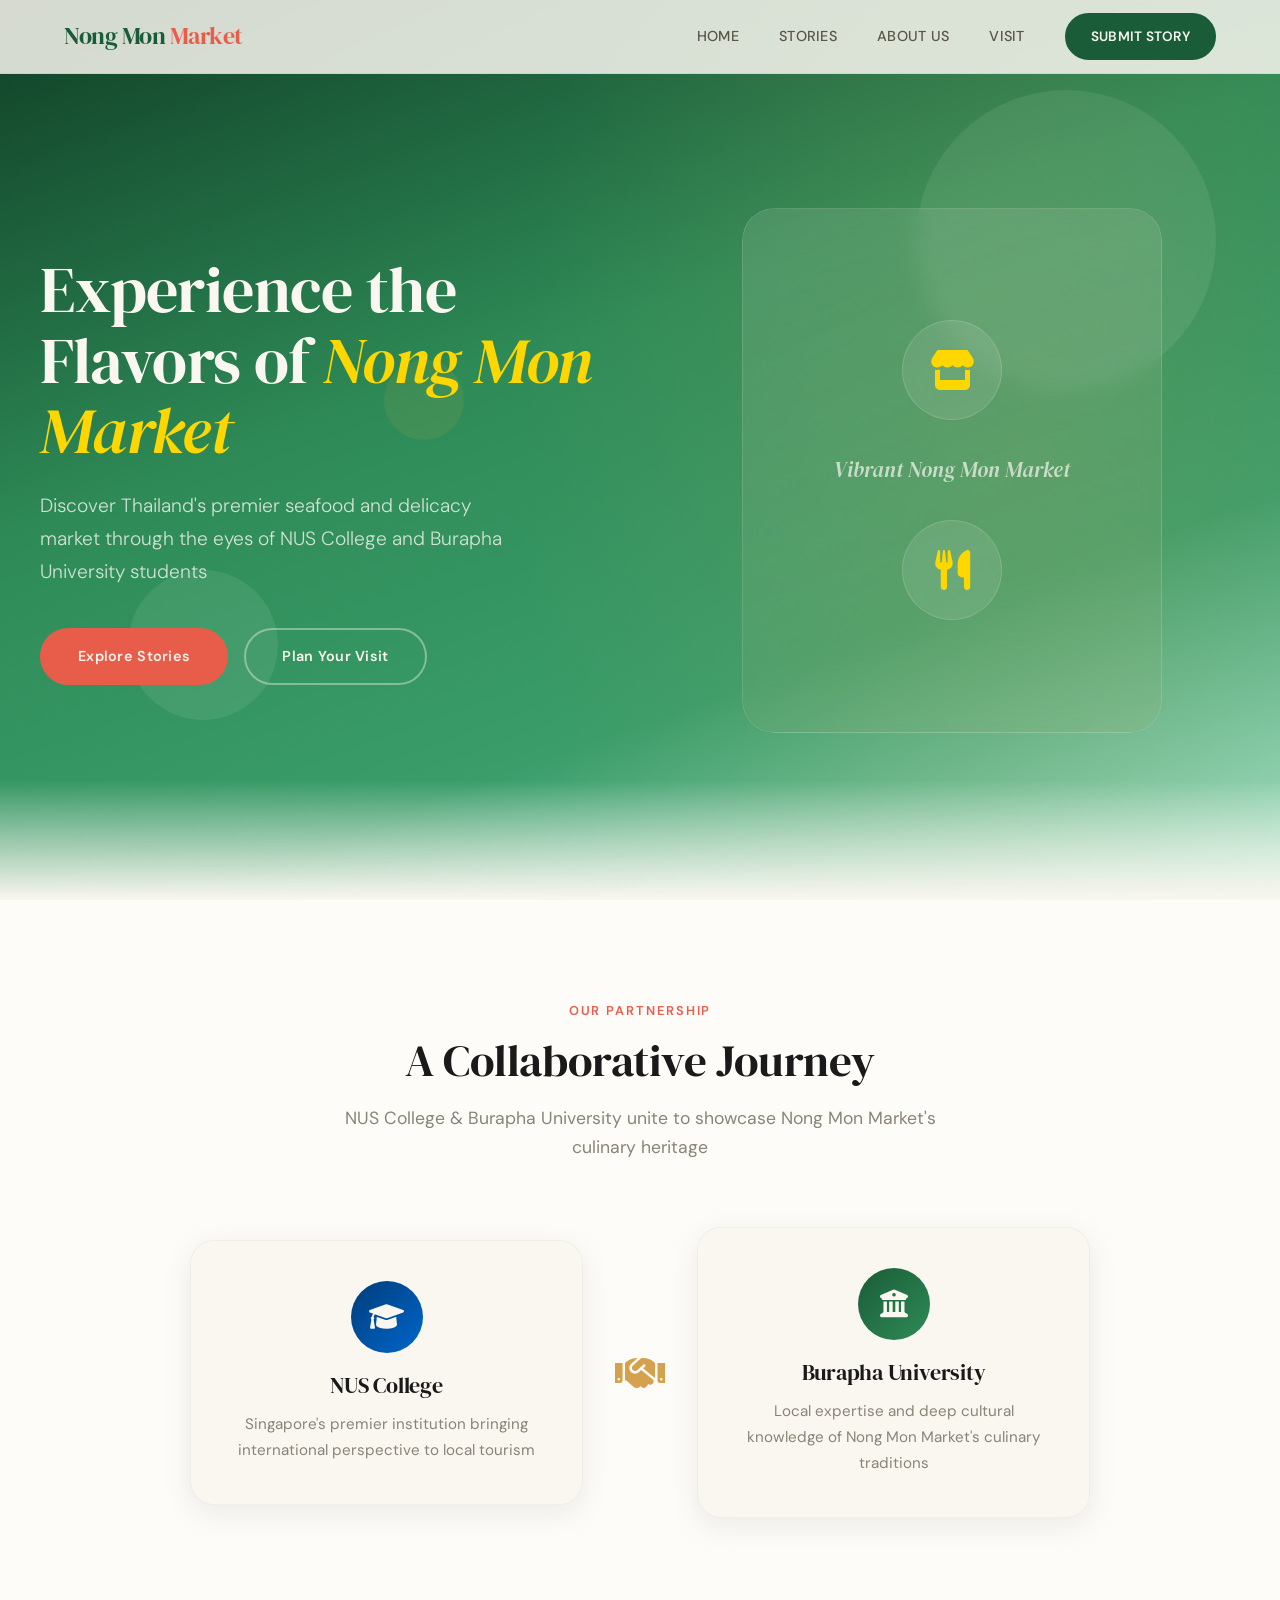
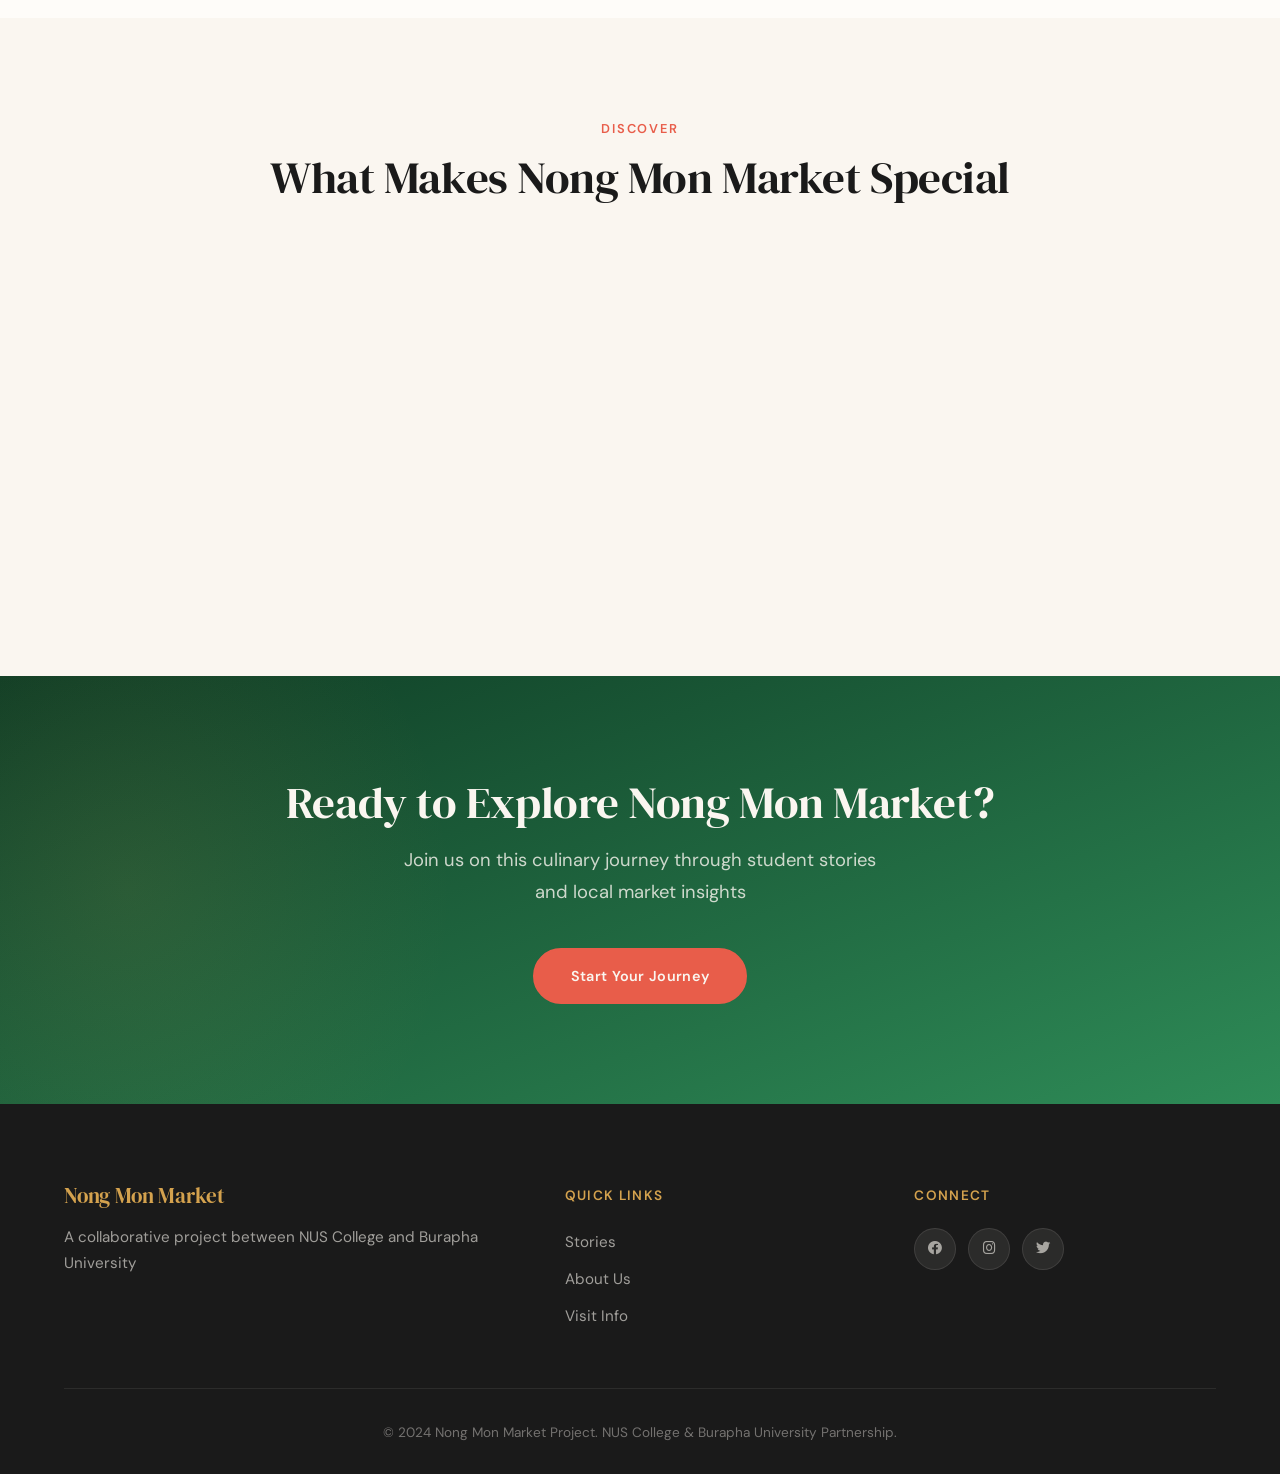
<file: index.html>
<!DOCTYPE html>
<html lang="en">
<head>
    <meta charset="UTF-8">
    <meta name="viewport" content="width=device-width, initial-scale=1.0">
    <title>Discover Nong Mon Market - NUS & Burapha Partnership</title>
    <link rel="stylesheet" href="styles.css">
    <link href="https://fonts.googleapis.com/css2?family=DM+Serif+Display:ital@0;1&family=DM+Sans:ital,opsz,wght@0,9..40,300;0,9..40,400;0,9..40,500;0,9..40,600;1,9..40,400&family=Poppins:wght@300;400;500;600;700&display=swap" rel="stylesheet">
    <link rel="stylesheet" href="https://cdnjs.cloudflare.com/ajax/libs/font-awesome/6.0.0/css/all.min.css">
</head>
<body>
    <!-- Navigation -->
    <nav class="navbar">
        <div class="nav-container">
            <div class="nav-logo">
                <h2>Nong Mon <span class="highlight">Market</span></h2>
            </div>
            <div class="nav-menu" id="nav-menu">
                <a href="#home" class="nav-link">Home</a>
                <a href="stories.html" class="nav-link">Stories</a>
                <a href="about.html" class="nav-link">About Us</a>
                <a href="contact.html" class="nav-link">Visit</a>
                <a href="https://docs.google.com/forms/d/e/1FAIpQLSfg5BwxwdcUGcf-VBDjktfQn48yIdKupxcBnV3Y3SOgDjS7HQ/viewform" class="nav-button" target="_blank">Submit Story</a>
            </div>
            <div class="hamburger" id="hamburger">
                <span class="bar"></span>
                <span class="bar"></span>
                <span class="bar"></span>
            </div>
        </div>
    </nav>

    <!-- Hero Section -->
    <section id="home" class="hero">
        <div class="hero-float"></div>
        <div class="hero-float"></div>
        <div class="hero-float"></div>
        <div class="hero-content">
            <h1>Experience the Flavors of <span class="highlight">Nong Mon Market</span></h1>
            <p class="hero-subtitle">Discover Thailand's premier seafood and delicacy market through the eyes of NUS College and Burapha University students</p>
            <div class="hero-buttons">
                <a href="stories.html" class="btn btn-primary">Explore Stories</a>
                <a href="contact.html" class="btn btn-secondary">Plan Your Visit</a>
            </div>
        </div>
        <div class="hero-image">
            <div class="hero-visual">
                <div class="hero-visual-inner">
                    <div class="hero-visual-icon">
                        <i class="fas fa-store"></i>
                    </div>
                    <div class="hero-visual-text">Vibrant Nong Mon Market</div>
                    <div class="hero-visual-icon">
                        <i class="fas fa-utensils"></i>
                    </div>
                </div>
            </div>
        </div>
    </section>

    <!-- Partnership Section -->
    <section class="partnership">
        <div class="container">
            <div class="section-header">
                <span class="section-label">Our Partnership</span>
                <h2>A Collaborative Journey</h2>
                <p class="section-subtitle">NUS College & Burapha University unite to showcase Nong Mon Market's culinary heritage</p>
            </div>
            <div class="partnership-grid">
                <div class="partnership-card">
                    <div class="university-logo" style="background: linear-gradient(135deg, #003d7a, #0066cc);">
                        <i class="fas fa-graduation-cap"></i>
                    </div>
                    <h3>NUS College</h3>
                    <p>Singapore's premier institution bringing international perspective to local tourism</p>
                </div>
                <div class="partnership-icon">
                    <i class="fas fa-handshake"></i>
                </div>
                <div class="partnership-card">
                    <div class="university-logo" style="background: linear-gradient(135deg, var(--jungle), var(--sea-green));">
                        <i class="fas fa-university"></i>
                    </div>
                    <h3>Burapha University</h3>
                    <p>Local expertise and deep cultural knowledge of Nong Mon Market's culinary traditions</p>
                </div>
            </div>
        </div>
    </section>

    <!-- Quick Preview -->
    <section class="preview">
        <div class="container">
            <div class="section-header">
                <span class="section-label">Discover</span>
                <h2>What Makes Nong Mon Market Special</h2>
            </div>
            <div class="preview-grid stagger-children">
                <div class="preview-card">
                    <div class="preview-icon" style="background: linear-gradient(135deg, var(--coral), var(--coral-soft));">
                        <i class="fas fa-fish"></i>
                    </div>
                    <h3>Fresh Seafood</h3>
                    <p>Daily catch from local fishermen including dried squid, shrimp, and razor clams</p>
                </div>
                <div class="preview-card">
                    <div class="preview-icon" style="background: linear-gradient(135deg, var(--gold), #e8b84e);">
                        <i class="fas fa-cookie-bite"></i>
                    </div>
                    <h3>Traditional Desserts</h3>
                    <p>Famous Kanom Chak and Khao Lam - authentic Thai sweets that represent regional heritage</p>
                </div>
                <div class="preview-card">
                    <div class="preview-icon" style="background: linear-gradient(135deg, var(--jungle), var(--sea-green));">
                        <i class="fas fa-store"></i>
                    </div>
                    <h3>Market Culture</h3>
                    <p>Vibrant local market atmosphere where tradition meets daily life</p>
                </div>
            </div>
        </div>
    </section>

    <!-- Call to Action -->
    <section class="cta">
        <div class="container">
            <h2>Ready to Explore Nong Mon Market?</h2>
            <p>Join us on this culinary journey through student stories and local market insights</p>
            <a href="stories.html" class="btn btn-primary">Start Your Journey</a>
        </div>
    </section>

    <!-- Footer -->
    <footer class="footer">
        <div class="container">
            <div class="footer-content">
                <div class="footer-section">
                    <h3>Nong Mon Market</h3>
                    <p>A collaborative project between NUS College and Burapha University</p>
                </div>
                <div class="footer-section">
                    <h4>Quick Links</h4>
                    <ul>
                        <li><a href="stories.html">Stories</a></li>
                        <li><a href="about.html">About Us</a></li>
                        <li><a href="contact.html">Visit Info</a></li>
                    </ul>
                </div>
                <div class="footer-section">
                    <h4>Connect</h4>
                    <div class="social-links">
                        <a href="#"><i class="fab fa-facebook"></i></a>
                        <a href="#"><i class="fab fa-instagram"></i></a>
                        <a href="#"><i class="fab fa-twitter"></i></a>
                    </div>
                </div>
            </div>
            <div class="footer-bottom">
                <p>&copy; 2024 Nong Mon Market Project. NUS College & Burapha University Partnership.</p>
            </div>
        </div>
    </footer>

    <script src="script.js"></script>
</body>
</html>
</file>
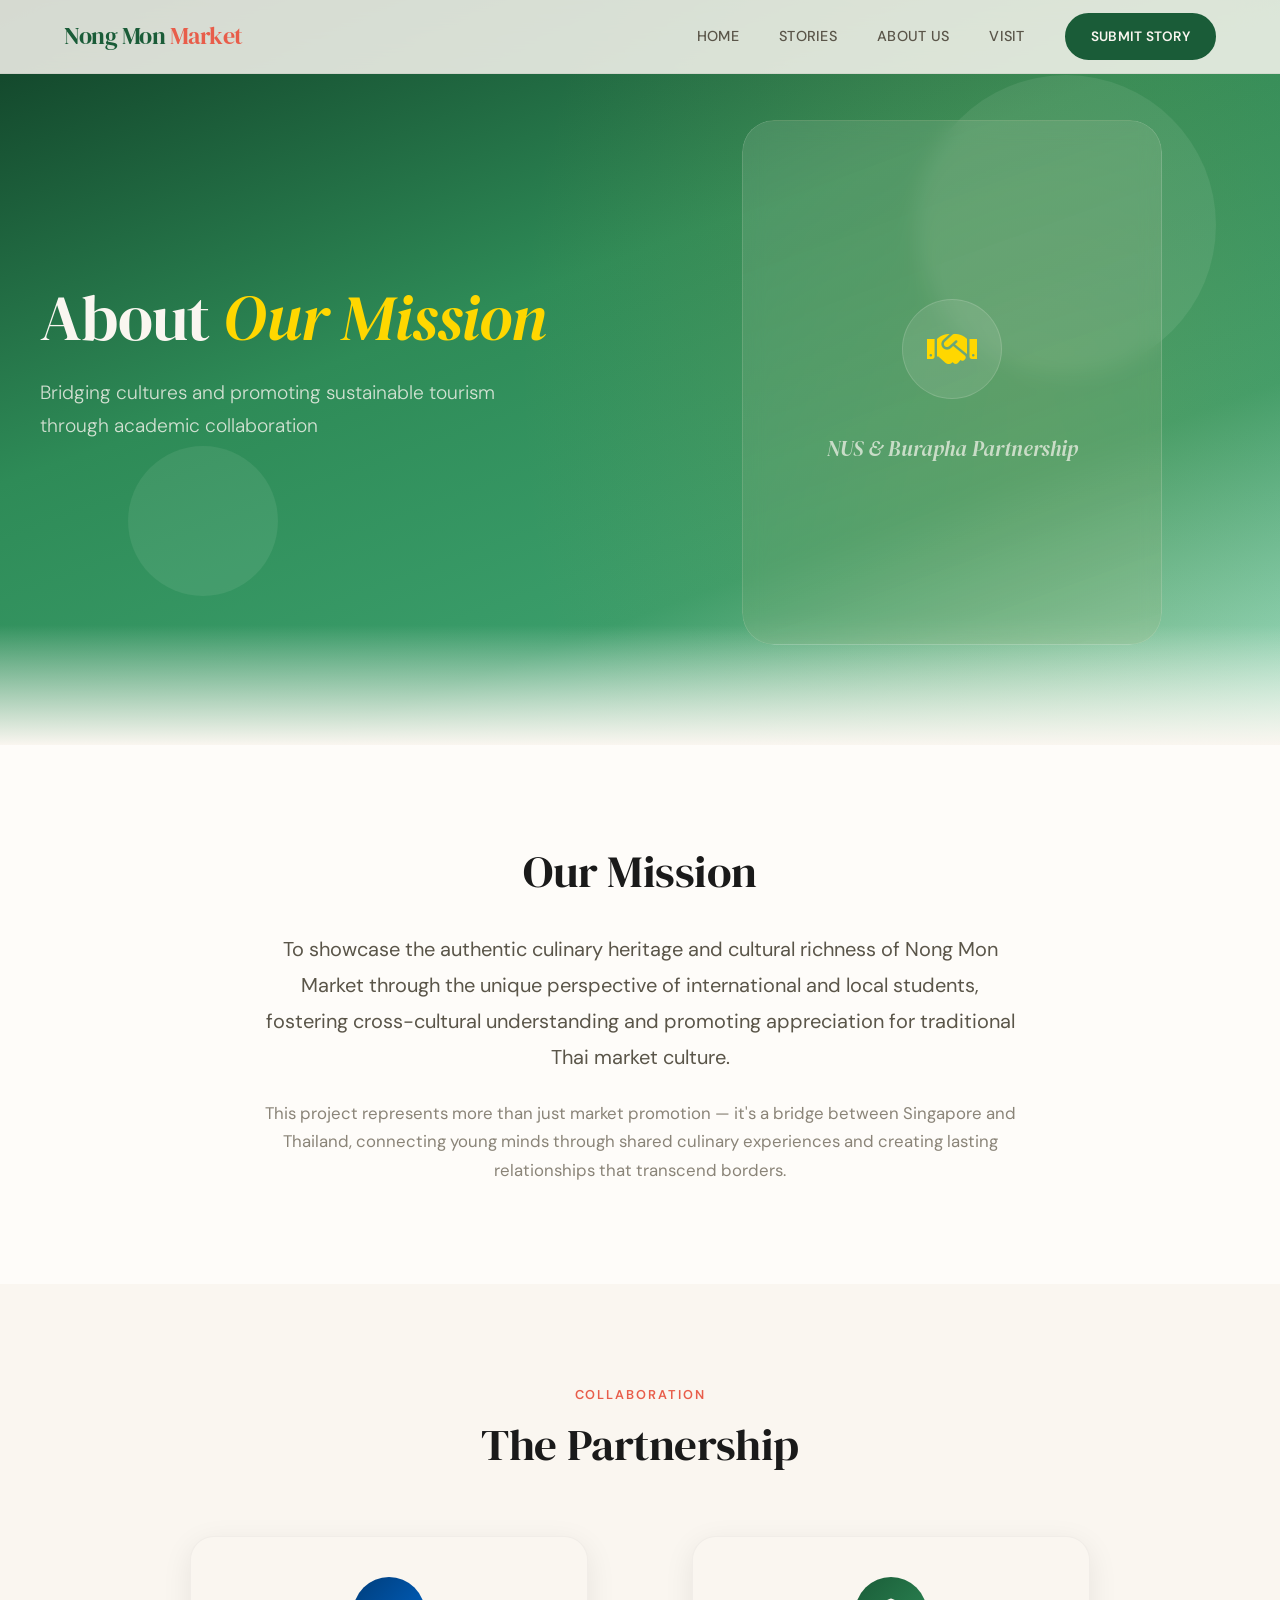
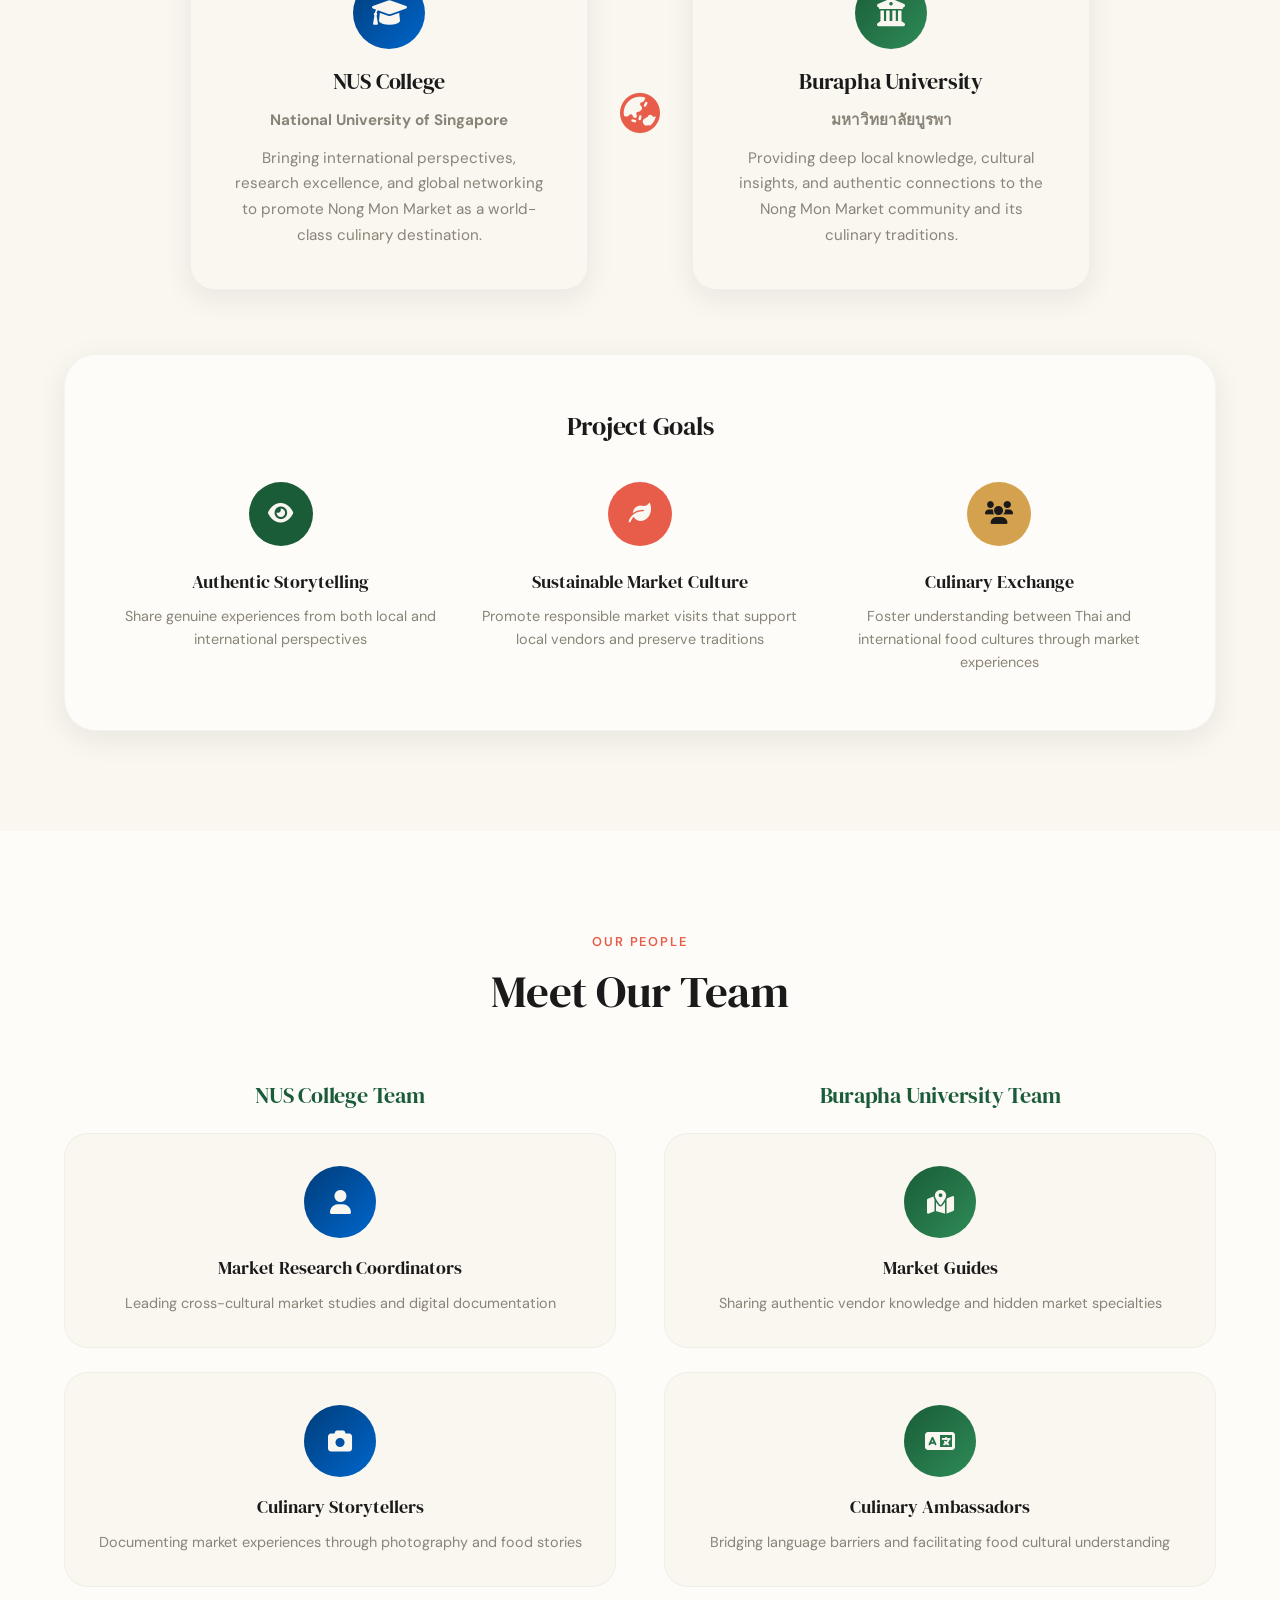
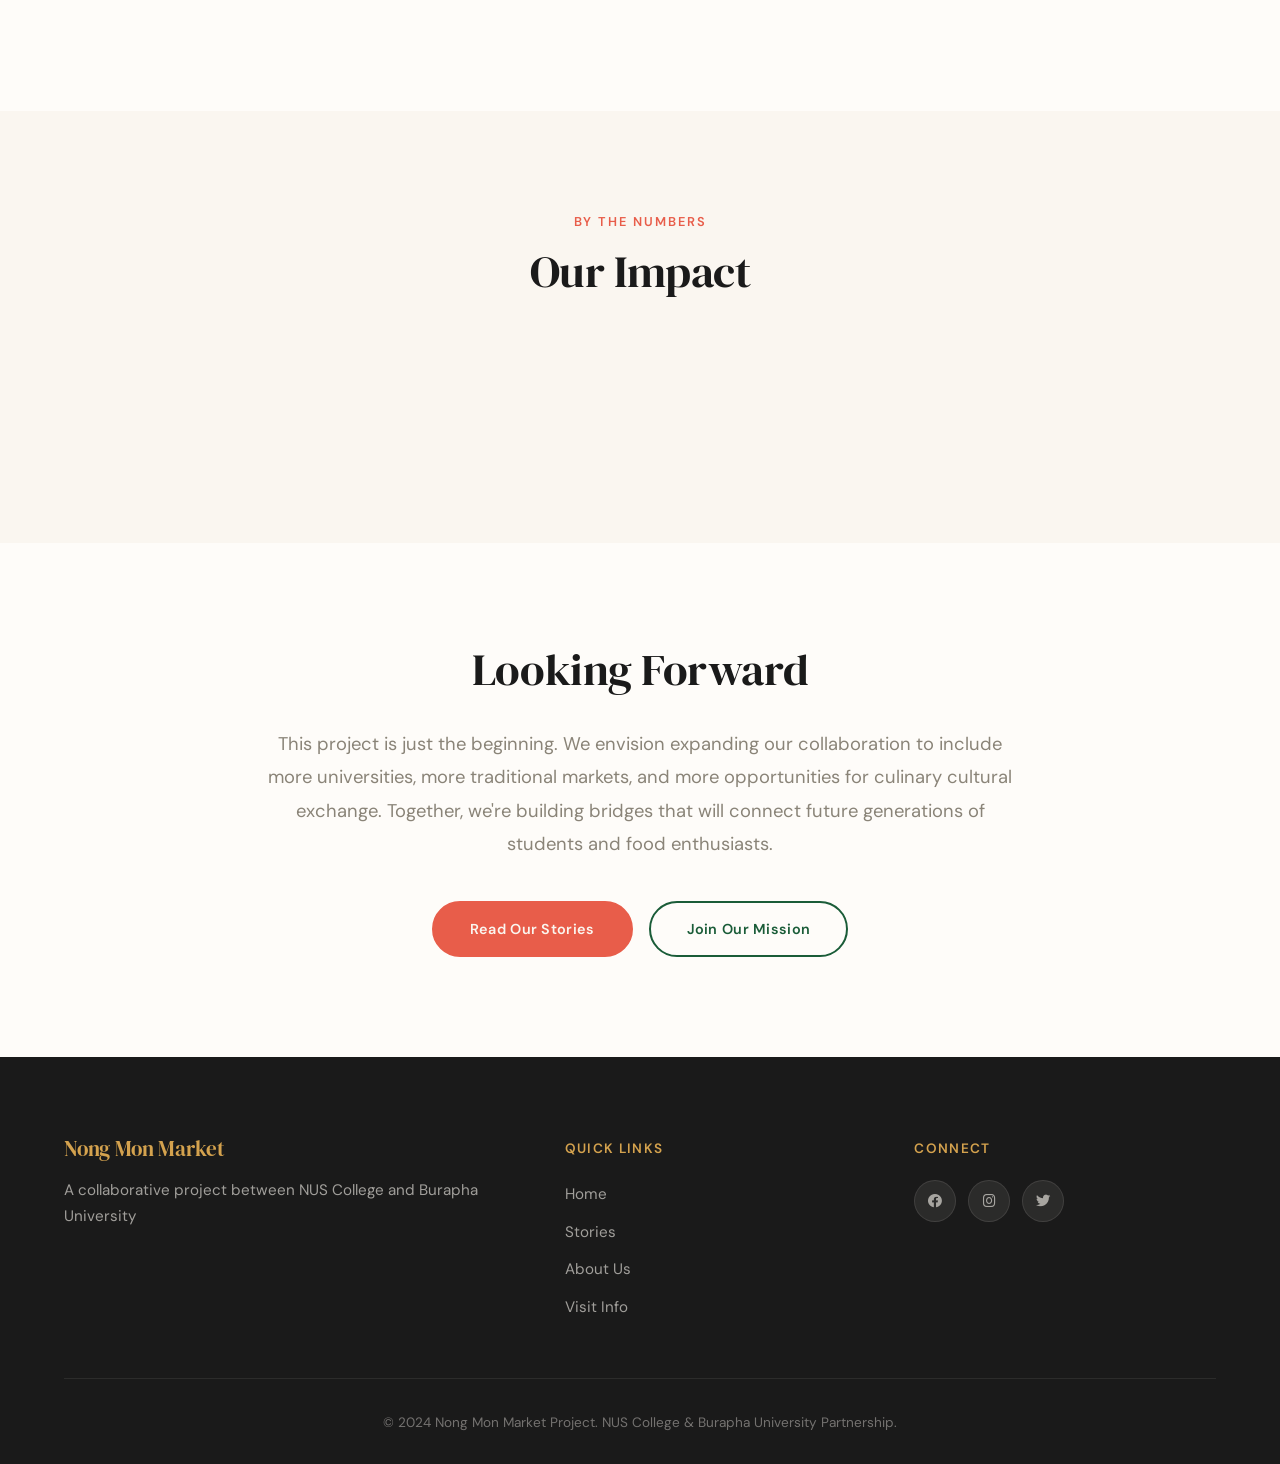
<file: about.html>
<!DOCTYPE html>
<html lang="en">
<head>
    <meta charset="UTF-8">
    <meta name="viewport" content="width=device-width, initial-scale=1.0">
    <title>About Us - Nong Mon Market</title>
    <link rel="stylesheet" href="styles.css">
    <link href="https://fonts.googleapis.com/css2?family=DM+Serif+Display:ital@0;1&family=DM+Sans:ital,opsz,wght@0,9..40,300;0,9..40,400;0,9..40,500;0,9..40,600;1,9..40,400&family=Poppins:wght@300;400;500;600;700&display=swap" rel="stylesheet">
    <link rel="stylesheet" href="https://cdnjs.cloudflare.com/ajax/libs/font-awesome/6.0.0/css/all.min.css">
</head>
<body>
    <!-- Navigation -->
    <nav class="navbar">
        <div class="nav-container">
            <div class="nav-logo">
                <h2>Nong Mon <span class="highlight">Market</span></h2>
            </div>
            <div class="nav-menu" id="nav-menu">
                <a href="index.html" class="nav-link">Home</a>
                <a href="stories.html" class="nav-link">Stories</a>
                <a href="about.html" class="nav-link">About Us</a>
                <a href="contact.html" class="nav-link">Visit</a>
                <a href="https://docs.google.com/forms/d/e/1FAIpQLSfg5BwxwdcUGcf-VBDjktfQn48yIdKupxcBnV3Y3SOgDjS7HQ/viewform" class="nav-button" target="_blank">Submit Story</a>
            </div>
            <div class="hamburger" id="hamburger">
                <span class="bar"></span>
                <span class="bar"></span>
                <span class="bar"></span>
            </div>
        </div>
    </nav>

    <!-- About Header -->
    <section class="hero" style="min-height: 60vh; padding-top: 120px;">
        <div class="hero-float"></div>
        <div class="hero-float"></div>
        <div class="hero-content">
            <h1>About <span class="highlight">Our Mission</span></h1>
            <p class="hero-subtitle">Bridging cultures and promoting sustainable tourism through academic collaboration</p>
        </div>
        <div class="hero-image">
            <div class="hero-visual">
                <div class="hero-visual-inner">
                    <div class="hero-visual-icon">
                        <i class="fas fa-handshake"></i>
                    </div>
                    <div class="hero-visual-text">NUS & Burapha Partnership</div>
                </div>
            </div>
        </div>
    </section>

    <!-- Mission Statement -->
    <section class="mission-section">
        <div class="container">
            <div class="mission-text">
                <h2>Our Mission</h2>
                <p class="lead">
                    To showcase the authentic culinary heritage and cultural richness of Nong Mon Market through the unique perspective of international and local students, fostering cross-cultural understanding and promoting appreciation for traditional Thai market culture.
                </p>
                <p class="body">
                    This project represents more than just market promotion — it's a bridge between Singapore and Thailand, connecting young minds through shared culinary experiences and creating lasting relationships that transcend borders.
                </p>
            </div>
        </div>
    </section>

    <!-- Partnership Details -->
    <section class="goals-section">
        <div class="container">
            <div class="section-header">
                <span class="section-label">Collaboration</span>
                <h2 class="section-title">The Partnership</h2>
            </div>

            <div class="partnership-grid" style="margin-bottom: 4rem;">
                <div class="partnership-card">
                    <div class="university-logo" style="background: linear-gradient(135deg, #003d7a, #0066cc);">
                        <i class="fas fa-graduation-cap"></i>
                    </div>
                    <h3>NUS College</h3>
                    <p><strong>National University of Singapore</strong></p>
                    <p style="margin-top: 0.75rem;">Bringing international perspectives, research excellence, and global networking to promote Nong Mon Market as a world-class culinary destination.</p>
                </div>

                <div class="partnership-icon">
                    <i class="fas fa-globe-asia" style="color: var(--coral);"></i>
                </div>

                <div class="partnership-card">
                    <div class="university-logo" style="background: linear-gradient(135deg, var(--jungle), var(--sea-green));">
                        <i class="fas fa-university"></i>
                    </div>
                    <h3>Burapha University</h3>
                    <p><strong>มหาวิทยาลัยบูรพา</strong></p>
                    <p style="margin-top: 0.75rem;">Providing deep local knowledge, cultural insights, and authentic connections to the Nong Mon Market community and its culinary traditions.</p>
                </div>
            </div>

            <!-- Project Goals -->
            <div class="goals-card">
                <h3>Project Goals</h3>
                <div class="goals-grid">
                    <div class="goal-item">
                        <div class="goal-icon" style="background: var(--jungle);">
                            <i class="fas fa-eye"></i>
                        </div>
                        <h4>Authentic Storytelling</h4>
                        <p>Share genuine experiences from both local and international perspectives</p>
                    </div>
                    <div class="goal-item">
                        <div class="goal-icon" style="background: var(--coral);">
                            <i class="fas fa-leaf"></i>
                        </div>
                        <h4>Sustainable Market Culture</h4>
                        <p>Promote responsible market visits that support local vendors and preserve traditions</p>
                    </div>
                    <div class="goal-item">
                        <div class="goal-icon" style="background: var(--gold);">
                            <i class="fas fa-users" style="color: var(--text-primary);"></i>
                        </div>
                        <h4>Culinary Exchange</h4>
                        <p>Foster understanding between Thai and international food cultures through market experiences</p>
                    </div>
                </div>
            </div>
        </div>
    </section>

    <!-- Team Section -->
    <section class="team-section">
        <div class="container">
            <div class="section-header">
                <span class="section-label">Our People</span>
                <h2 class="section-title">Meet Our Team</h2>
            </div>

            <div class="team-grid">
                <!-- NUS Team -->
                <div class="team-column">
                    <h3>NUS College Team</h3>
                    <div class="team-card">
                        <div class="team-card-icon" style="background: linear-gradient(135deg, #003d7a, #0066cc);">
                            <i class="fas fa-user"></i>
                        </div>
                        <h4>Market Research Coordinators</h4>
                        <p>Leading cross-cultural market studies and digital documentation</p>
                    </div>
                    <div class="team-card">
                        <div class="team-card-icon" style="background: linear-gradient(135deg, #003d7a, #0066cc);">
                            <i class="fas fa-camera"></i>
                        </div>
                        <h4>Culinary Storytellers</h4>
                        <p>Documenting market experiences through photography and food stories</p>
                    </div>
                </div>

                <!-- Burapha Team -->
                <div class="team-column">
                    <h3>Burapha University Team</h3>
                    <div class="team-card">
                        <div class="team-card-icon" style="background: linear-gradient(135deg, var(--jungle), var(--sea-green));">
                            <i class="fas fa-map-marked-alt"></i>
                        </div>
                        <h4>Market Guides</h4>
                        <p>Sharing authentic vendor knowledge and hidden market specialties</p>
                    </div>
                    <div class="team-card">
                        <div class="team-card-icon" style="background: linear-gradient(135deg, var(--jungle), var(--sea-green));">
                            <i class="fas fa-language"></i>
                        </div>
                        <h4>Culinary Ambassadors</h4>
                        <p>Bridging language barriers and facilitating food cultural understanding</p>
                    </div>
                </div>
            </div>
        </div>
    </section>

    <!-- Impact Section -->
    <section class="impact-section">
        <div class="container">
            <div class="section-header">
                <span class="section-label">By the Numbers</span>
                <h2 class="section-title">Our Impact</h2>
            </div>

            <div class="stats-grid stagger-children">
                <div class="stat-item">
                    <div class="stat-number" style="color: var(--jungle);">50+</div>
                    <p class="stat-label">Stories Collected</p>
                </div>
                <div class="stat-item">
                    <div class="stat-number" style="color: var(--coral);">2</div>
                    <p class="stat-label">Universities United</p>
                </div>
                <div class="stat-item">
                    <div class="stat-number" style="color: var(--gold);">100+</div>
                    <p class="stat-label">Students Involved</p>
                </div>
                <div class="stat-item">
                    <div class="stat-number" style="color: var(--jungle);">&infin;</div>
                    <p class="stat-label">Memories Created</p>
                </div>
            </div>
        </div>
    </section>

    <!-- Future Vision -->
    <section class="vision-section">
        <div class="container">
            <div class="vision-content">
                <h2>Looking Forward</h2>
                <p>
                    This project is just the beginning. We envision expanding our collaboration to include more universities, more traditional markets, and more opportunities for culinary cultural exchange. Together, we're building bridges that will connect future generations of students and food enthusiasts.
                </p>
                <div class="vision-buttons">
                    <a href="stories.html" class="btn btn-primary">Read Our Stories</a>
                    <a href="contact.html" class="btn btn-secondary" style="color: var(--jungle); border-color: var(--jungle);">Join Our Mission</a>
                </div>
            </div>
        </div>
    </section>

    <!-- Footer -->
    <footer class="footer">
        <div class="container">
            <div class="footer-content">
                <div class="footer-section">
                    <h3>Nong Mon Market</h3>
                    <p>A collaborative project between NUS College and Burapha University</p>
                </div>
                <div class="footer-section">
                    <h4>Quick Links</h4>
                    <ul>
                        <li><a href="index.html">Home</a></li>
                        <li><a href="stories.html">Stories</a></li>
                        <li><a href="about.html">About Us</a></li>
                        <li><a href="contact.html">Visit Info</a></li>
                    </ul>
                </div>
                <div class="footer-section">
                    <h4>Connect</h4>
                    <div class="social-links">
                        <a href="#"><i class="fab fa-facebook"></i></a>
                        <a href="#"><i class="fab fa-instagram"></i></a>
                        <a href="#"><i class="fab fa-twitter"></i></a>
                    </div>
                </div>
            </div>
            <div class="footer-bottom">
                <p>&copy; 2024 Nong Mon Market Project. NUS College & Burapha University Partnership.</p>
            </div>
        </div>
    </footer>

    <script src="script.js"></script>
</body>
</html>
</file>
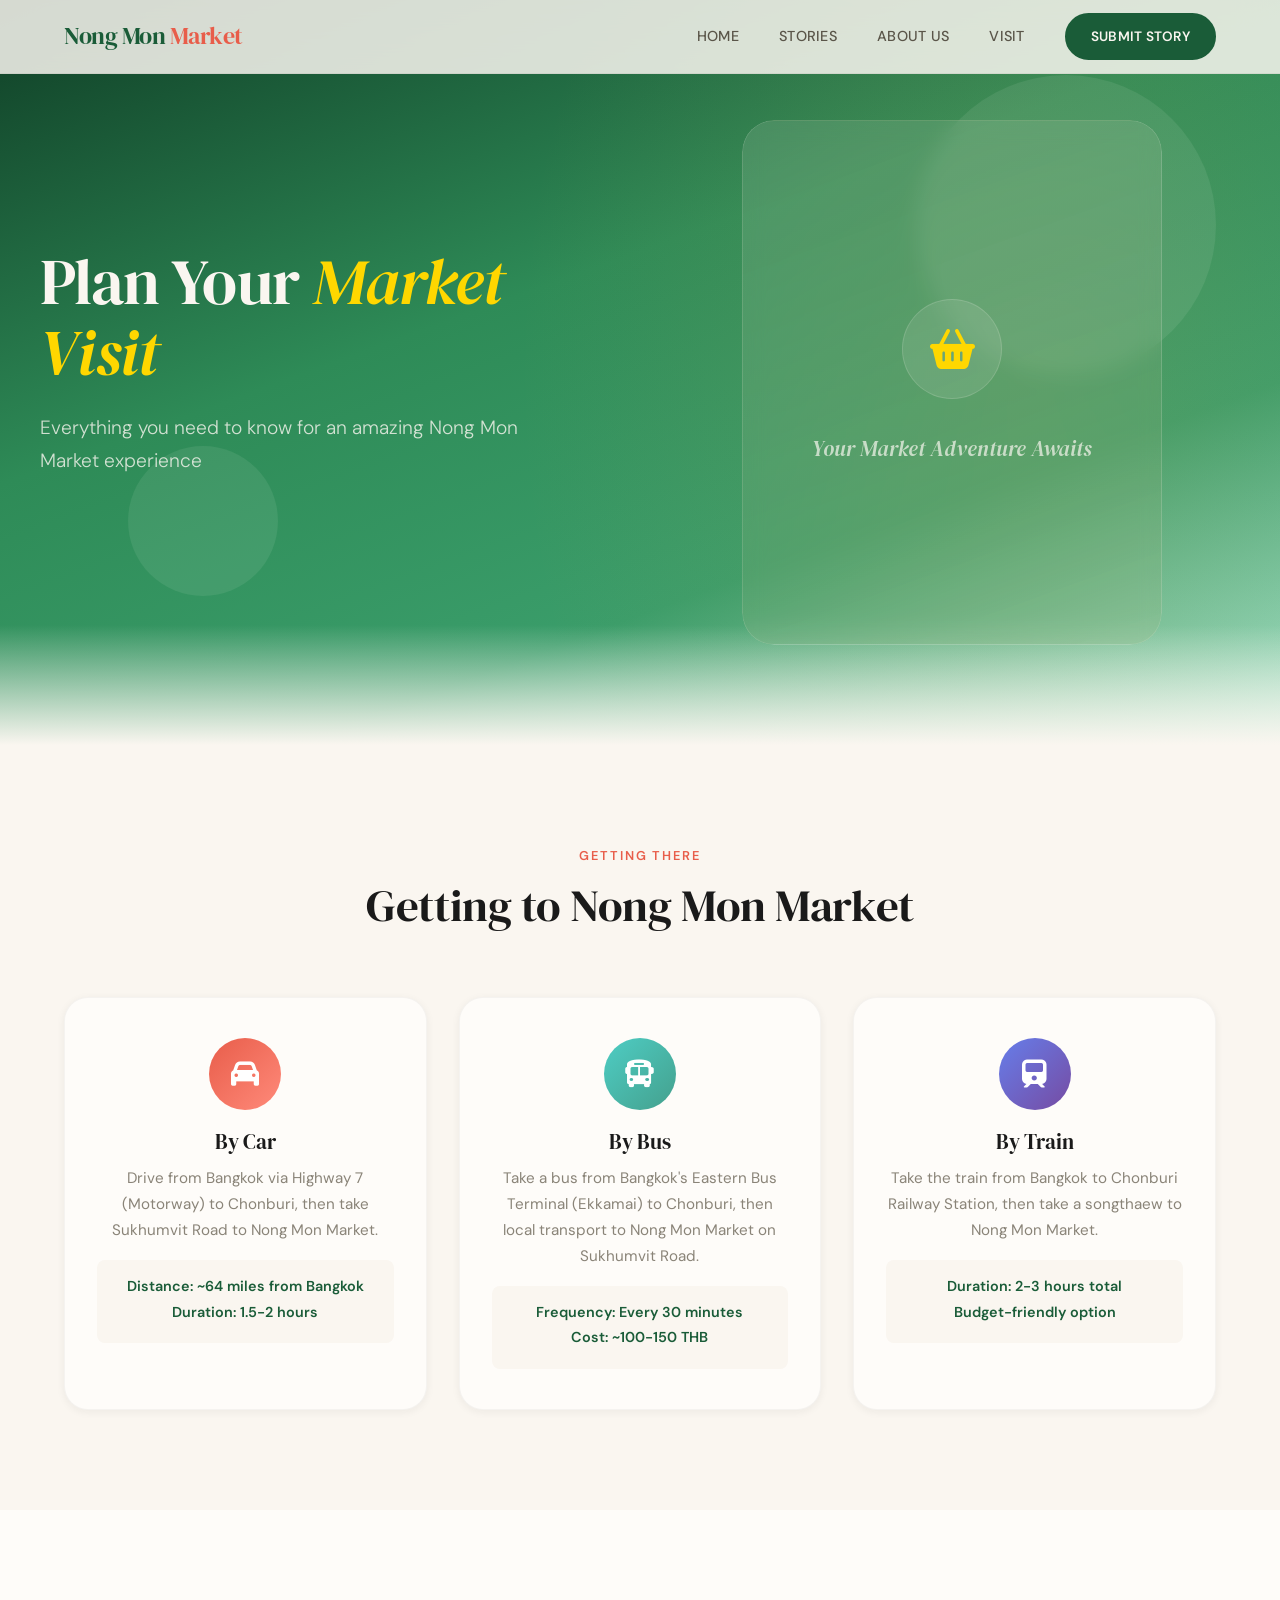
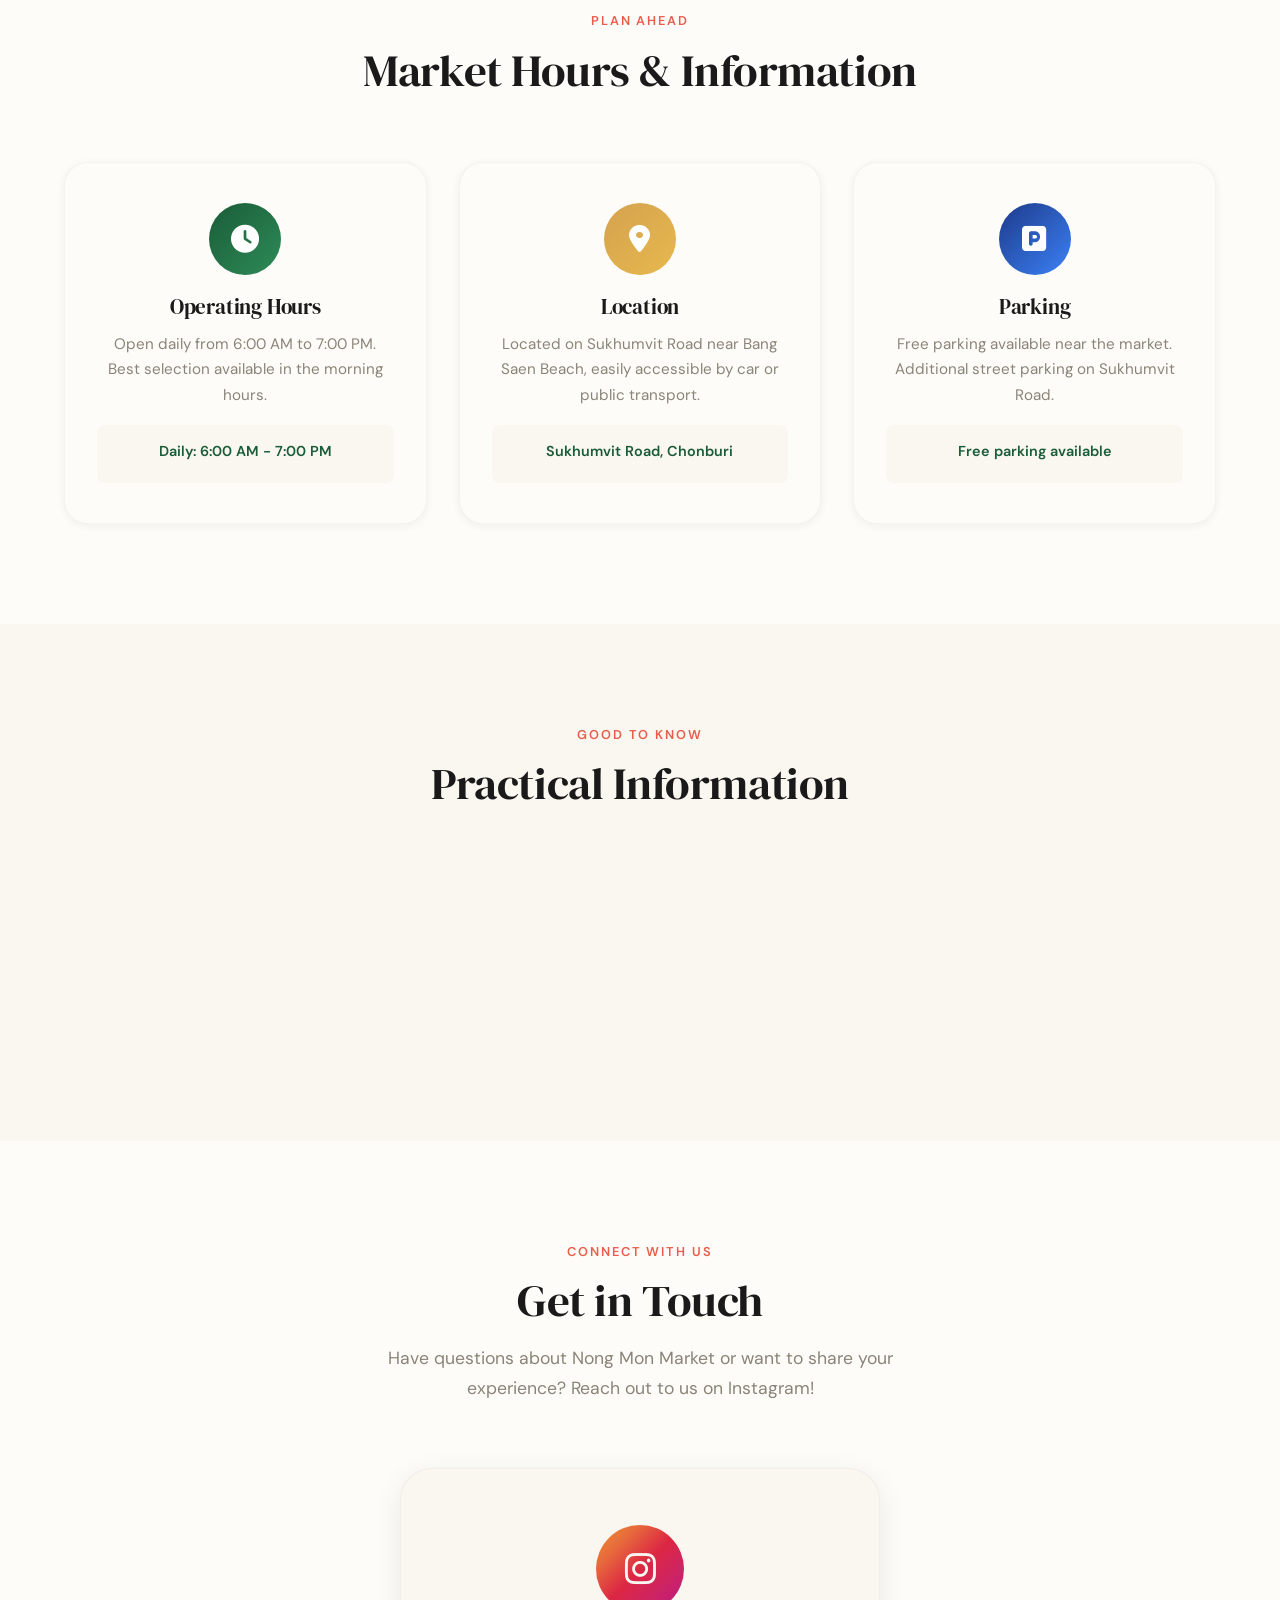
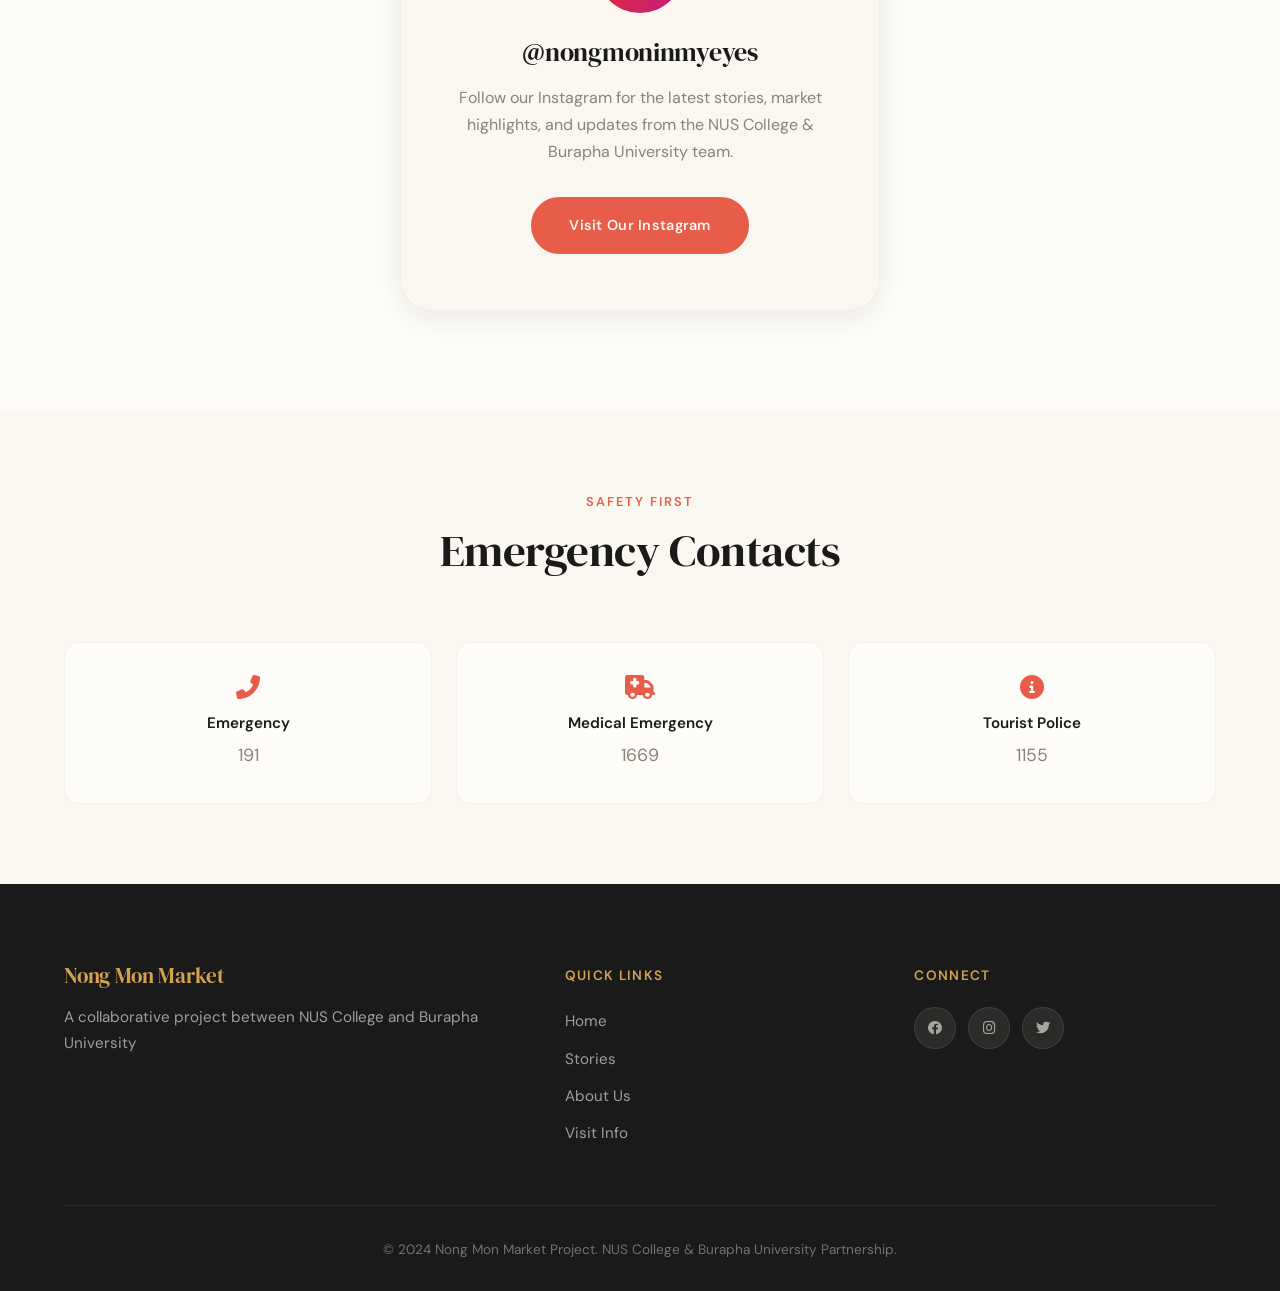
<file: contact.html>
<!DOCTYPE html>
<html lang="en">
<head>
    <meta charset="UTF-8">
    <meta name="viewport" content="width=device-width, initial-scale=1.0">
    <title>Visit Nong Mon Market - Contact & Travel Info</title>
    <link rel="stylesheet" href="styles.css">
    <link href="https://fonts.googleapis.com/css2?family=DM+Serif+Display:ital@0;1&family=DM+Sans:ital,opsz,wght@0,9..40,300;0,9..40,400;0,9..40,500;0,9..40,600;1,9..40,400&family=Poppins:wght@300;400;500;600;700&display=swap" rel="stylesheet">
    <link rel="stylesheet" href="https://cdnjs.cloudflare.com/ajax/libs/font-awesome/6.0.0/css/all.min.css">
</head>
<body>
    <!-- Navigation -->
    <nav class="navbar">
        <div class="nav-container">
            <div class="nav-logo">
                <h2>Nong Mon <span class="highlight">Market</span></h2>
            </div>
            <div class="nav-menu" id="nav-menu">
                <a href="index.html" class="nav-link">Home</a>
                <a href="stories.html" class="nav-link">Stories</a>
                <a href="about.html" class="nav-link">About Us</a>
                <a href="contact.html" class="nav-link">Visit</a>
                <a href="https://docs.google.com/forms/d/e/1FAIpQLSfg5BwxwdcUGcf-VBDjktfQn48yIdKupxcBnV3Y3SOgDjS7HQ/viewform" class="nav-button" target="_blank">Submit Story</a>
            </div>
            <div class="hamburger" id="hamburger">
                <span class="bar"></span>
                <span class="bar"></span>
                <span class="bar"></span>
            </div>
        </div>
    </nav>

    <!-- Contact Header -->
    <section class="hero" style="min-height: 60vh; padding-top: 120px;">
        <div class="hero-float"></div>
        <div class="hero-float"></div>
        <div class="hero-content">
            <h1>Plan Your <span class="highlight">Market Visit</span></h1>
            <p class="hero-subtitle">Everything you need to know for an amazing Nong Mon Market experience</p>
        </div>
        <div class="hero-image">
            <div class="hero-visual">
                <div class="hero-visual-inner">
                    <div class="hero-visual-icon">
                        <i class="fas fa-shopping-basket"></i>
                    </div>
                    <div class="hero-visual-text">Your Market Adventure Awaits</div>
                </div>
            </div>
        </div>
    </section>

    <!-- Travel Information -->
    <section class="travel-section">
        <div class="container">
            <div class="section-header">
                <span class="section-label">Getting There</span>
                <h2 class="section-title">Getting to Nong Mon Market</h2>
            </div>

            <div class="info-grid">
                <!-- By Car -->
                <div class="info-card">
                    <div class="info-icon" style="background: linear-gradient(135deg, var(--coral), var(--coral-soft));">
                        <i class="fas fa-car"></i>
                    </div>
                    <h3>By Car</h3>
                    <p>Drive from Bangkok via Highway 7 (Motorway) to Chonburi, then take Sukhumvit Road to Nong Mon Market.</p>
                    <div class="info-detail">
                        <p>Distance: ~64 miles from Bangkok</p>
                        <p>Duration: 1.5-2 hours</p>
                    </div>
                </div>

                <!-- By Bus -->
                <div class="info-card">
                    <div class="info-icon" style="background: linear-gradient(135deg, #4ECDC4, #44A08D);">
                        <i class="fas fa-bus"></i>
                    </div>
                    <h3>By Bus</h3>
                    <p>Take a bus from Bangkok's Eastern Bus Terminal (Ekkamai) to Chonburi, then local transport to Nong Mon Market on Sukhumvit Road.</p>
                    <div class="info-detail">
                        <p>Frequency: Every 30 minutes</p>
                        <p>Cost: ~100-150 THB</p>
                    </div>
                </div>

                <!-- By Train -->
                <div class="info-card">
                    <div class="info-icon" style="background: linear-gradient(135deg, #667eea, #764ba2);">
                        <i class="fas fa-train"></i>
                    </div>
                    <h3>By Train</h3>
                    <p>Take the train from Bangkok to Chonburi Railway Station, then take a songthaew to Nong Mon Market.</p>
                    <div class="info-detail">
                        <p>Duration: 2-3 hours total</p>
                        <p>Budget-friendly option</p>
                    </div>
                </div>
            </div>
        </div>
    </section>

    <!-- Market Hours & Info -->
    <section class="travel-section" style="background: var(--warm-white);">
        <div class="container">
            <div class="section-header">
                <span class="section-label">Plan Ahead</span>
                <h2 class="section-title">Market Hours & Information</h2>
            </div>

            <div class="info-grid">
                <!-- Market Hours -->
                <div class="info-card">
                    <div class="info-icon" style="background: linear-gradient(135deg, var(--jungle), var(--sea-green));">
                        <i class="fas fa-clock"></i>
                    </div>
                    <h3>Operating Hours</h3>
                    <p>Open daily from 6:00 AM to 7:00 PM. Best selection available in the morning hours.</p>
                    <div class="info-detail">
                        <p>Daily: 6:00 AM - 7:00 PM</p>
                    </div>
                </div>

                <!-- Location -->
                <div class="info-card">
                    <div class="info-icon" style="background: linear-gradient(135deg, var(--gold), #e8b84e);">
                        <i class="fas fa-map-marker-alt"></i>
                    </div>
                    <h3>Location</h3>
                    <p>Located on Sukhumvit Road near Bang Saen Beach, easily accessible by car or public transport.</p>
                    <div class="info-detail">
                        <p>Sukhumvit Road, Chonburi</p>
                    </div>
                </div>

                <!-- Parking -->
                <div class="info-card">
                    <div class="info-icon" style="background: linear-gradient(135deg, #1e3a8a, #3b82f6);">
                        <i class="fas fa-parking"></i>
                    </div>
                    <h3>Parking</h3>
                    <p>Free parking available near the market. Additional street parking on Sukhumvit Road.</p>
                    <div class="info-detail">
                        <p>Free parking available</p>
                    </div>
                </div>
            </div>
        </div>
    </section>

    <!-- Practical Information -->
    <section class="practical-section">
        <div class="container">
            <div class="section-header">
                <span class="section-label">Good to Know</span>
                <h2 class="section-title">Practical Information</h2>
            </div>

            <div class="practical-grid stagger-children">
                <div class="practical-card">
                    <h3><i class="fas fa-money-bill-wave"></i> Currency</h3>
                    <p>Thai Baht (THB)</p>
                    <p>ATMs available throughout Bang Saen</p>
                </div>

                <div class="practical-card">
                    <h3><i class="fas fa-language"></i> Language</h3>
                    <p>Thai (primary)</p>
                    <p>English widely understood in tourist areas</p>
                </div>

                <div class="practical-card">
                    <h3><i class="fas fa-wifi"></i> Internet</h3>
                    <p>Free WiFi in most hotels</p>
                    <p>Good mobile coverage throughout the area</p>
                </div>

                <div class="practical-card">
                    <h3><i class="fas fa-clock"></i> Time Zone</h3>
                    <p>UTC+7 (ICT)</p>
                    <p>Same as Bangkok time</p>
                </div>
            </div>
        </div>
    </section>

    <!-- Contact / Get in Touch -->
    <section class="contact-section">
        <div class="container">
            <div class="section-header">
                <span class="section-label">Connect With Us</span>
                <h2 class="section-title">Get in Touch</h2>
                <p class="section-subtitle">Have questions about Nong Mon Market or want to share your experience? Reach out to us on Instagram!</p>
            </div>

            <div class="contact-ig-card">
                <div class="contact-ig-icon">
                    <i class="fab fa-instagram"></i>
                </div>
                <h3>@nongmoninmyeyes</h3>
                <p>Follow our Instagram for the latest stories, market highlights, and updates from the NUS College & Burapha University team.</p>
                <a href="https://www.instagram.com/nongmoninmyeyes/" class="btn btn-primary" target="_blank">Visit Our Instagram</a>
            </div>
        </div>
    </section>

    <!-- Emergency Information -->
    <section class="emergency-section">
        <div class="container">
            <div class="section-header">
                <span class="section-label">Safety First</span>
                <h2 class="section-title">Emergency Contacts</h2>
            </div>
            <div class="emergency-grid">
                <div class="emergency-card">
                    <i class="fas fa-phone-alt"></i>
                    <p class="emergency-label">Emergency</p>
                    <p class="emergency-number">191</p>
                </div>
                <div class="emergency-card">
                    <i class="fas fa-ambulance"></i>
                    <p class="emergency-label">Medical Emergency</p>
                    <p class="emergency-number">1669</p>
                </div>
                <div class="emergency-card">
                    <i class="fas fa-info-circle"></i>
                    <p class="emergency-label">Tourist Police</p>
                    <p class="emergency-number">1155</p>
                </div>
            </div>
        </div>
    </section>

    <!-- Footer -->
    <footer class="footer">
        <div class="container">
            <div class="footer-content">
                <div class="footer-section">
                    <h3>Nong Mon Market</h3>
                    <p>A collaborative project between NUS College and Burapha University</p>
                </div>
                <div class="footer-section">
                    <h4>Quick Links</h4>
                    <ul>
                        <li><a href="index.html">Home</a></li>
                        <li><a href="stories.html">Stories</a></li>
                        <li><a href="about.html">About Us</a></li>
                        <li><a href="contact.html">Visit Info</a></li>
                    </ul>
                </div>
                <div class="footer-section">
                    <h4>Connect</h4>
                    <div class="social-links">
                        <a href="#"><i class="fab fa-facebook"></i></a>
                        <a href="#"><i class="fab fa-instagram"></i></a>
                        <a href="#"><i class="fab fa-twitter"></i></a>
                    </div>
                </div>
            </div>
            <div class="footer-bottom">
                <p>&copy; 2024 Nong Mon Market Project. NUS College & Burapha University Partnership.</p>
            </div>
        </div>
    </footer>

    <script src="script.js"></script>
</body>
</html>
</file>
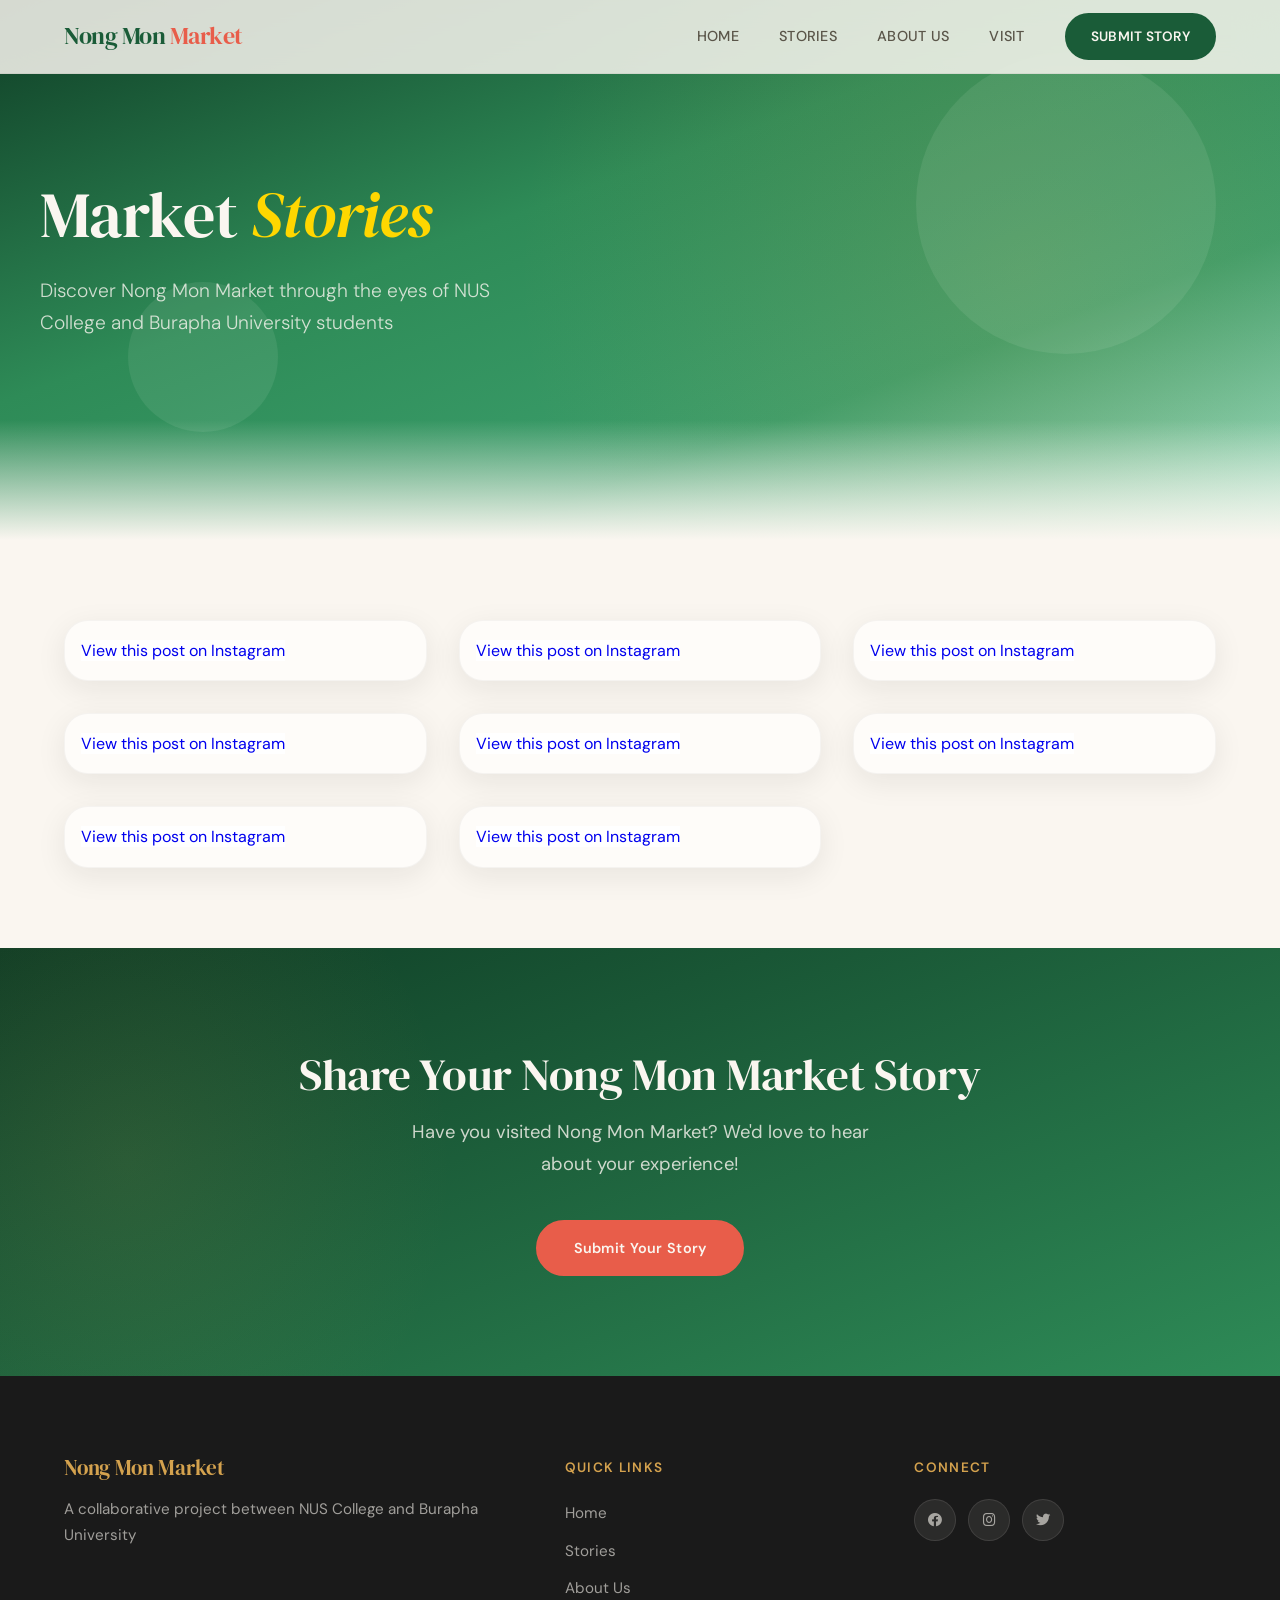
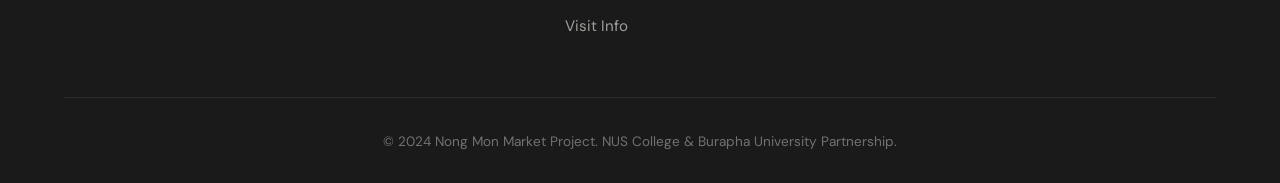
<file: stories.html>
<!DOCTYPE html>
<html lang="en">
<head>
    <meta charset="UTF-8">
    <meta name="viewport" content="width=device-width, initial-scale=1.0">
    <title>Stories - Nong Mon Market</title>
    <link rel="stylesheet" href="styles.css">
    <link href="https://fonts.googleapis.com/css2?family=DM+Serif+Display:ital@0;1&family=DM+Sans:ital,opsz,wght@0,9..40,300;0,9..40,400;0,9..40,500;0,9..40,600;1,9..40,400&family=Poppins:wght@300;400;500;600;700&display=swap" rel="stylesheet">
    <link rel="stylesheet" href="https://cdnjs.cloudflare.com/ajax/libs/font-awesome/6.0.0/css/all.min.css">
</head>
<body>
    <!-- Navigation -->
    <nav class="navbar">
        <div class="nav-container">
            <div class="nav-logo">
                <h2>Nong Mon <span class="highlight">Market</span></h2>
            </div>
            <div class="nav-menu" id="nav-menu">
                <a href="index.html" class="nav-link">Home</a>
                <a href="stories.html" class="nav-link">Stories</a>
                <a href="about.html" class="nav-link">About Us</a>
                <a href="contact.html" class="nav-link">Visit</a>
                <a href="https://docs.google.com/forms/d/e/1FAIpQLSfg5BwxwdcUGcf-VBDjktfQn48yIdKupxcBnV3Y3SOgDjS7HQ/viewform" class="nav-button" target="_blank">Submit Story</a>
            </div>
            <div class="hamburger" id="hamburger">
                <span class="bar"></span>
                <span class="bar"></span>
                <span class="bar"></span>
            </div>
        </div>
    </nav>

    <!-- Stories Header -->
    <section class="hero" style="min-height: 60vh; padding-top: 120px;">
        <div class="hero-float"></div>
        <div class="hero-float"></div>
        <div class="hero-content">
            <h1>Market <span class="highlight">Stories</span></h1>
            <p class="hero-subtitle">Discover Nong Mon Market through the eyes of NUS College and Burapha University students</p>
        </div>
    </section>

    <!-- Instagram Posts Grid -->
    <section style="padding: 80px 0; background: var(--cream);">
        <div class="container">
            <div class="instagram-grid">

                <div class="ig-card">
                    <blockquote class="instagram-media" data-instgrm-permalink="https://www.instagram.com/p/DQTXOargc2K/" data-instgrm-version="14"><div style="padding:16px;"><a href="https://www.instagram.com/p/DQTXOargc2K/" style="background:#FFFFFF; line-height:0; padding:0; text-align:center; text-decoration:none; width:100%;" target="_blank">View this post on Instagram</a></div></blockquote>
                </div>

                <div class="ig-card">
                    <blockquote class="instagram-media" data-instgrm-permalink="https://www.instagram.com/p/DQTXMykgYir/" data-instgrm-version="14"><div style="padding:16px;"><a href="https://www.instagram.com/p/DQTXMykgYir/" style="background:#FFFFFF; line-height:0; padding:0; text-align:center; text-decoration:none; width:100%;" target="_blank">View this post on Instagram</a></div></blockquote>
                </div>

                <div class="ig-card">
                    <blockquote class="instagram-media" data-instgrm-permalink="https://www.instagram.com/p/DQTXKiwgRkN/" data-instgrm-version="14"><div style="padding:16px;"><a href="https://www.instagram.com/p/DQTXKiwgRkN/" style="background:#FFFFFF; line-height:0; padding:0; text-align:center; text-decoration:none; width:100%;" target="_blank">View this post on Instagram</a></div></blockquote>
                </div>

                <div class="ig-card">
                    <blockquote class="instagram-media" data-instgrm-permalink="https://www.instagram.com/p/DTagyWjAQBF/" data-instgrm-version="14"><div style="padding:16px;"><a href="https://www.instagram.com/p/DTagyWjAQBF/" style="background:#FFFFFF; line-height:0; padding:0; text-align:center; text-decoration:none; width:100%;" target="_blank">View this post on Instagram</a></div></blockquote>
                </div>

                <div class="ig-card">
                    <blockquote class="instagram-media" data-instgrm-permalink="https://www.instagram.com/reel/DSUQHKiAgc7/" data-instgrm-version="14"><div style="padding:16px;"><a href="https://www.instagram.com/reel/DSUQHKiAgc7/" style="background:#FFFFFF; line-height:0; padding:0; text-align:center; text-decoration:none; width:100%;" target="_blank">View this post on Instagram</a></div></blockquote>
                </div>

                <div class="ig-card">
                    <blockquote class="instagram-media" data-instgrm-permalink="https://www.instagram.com/p/DRwoCfwAiN4/" data-instgrm-version="14"><div style="padding:16px;"><a href="https://www.instagram.com/p/DRwoCfwAiN4/" style="background:#FFFFFF; line-height:0; padding:0; text-align:center; text-decoration:none; width:100%;" target="_blank">View this post on Instagram</a></div></blockquote>
                </div>

                <div class="ig-card">
                    <blockquote class="instagram-media" data-instgrm-permalink="https://www.instagram.com/p/DRb5wc1Alzs/" data-instgrm-version="14"><div style="padding:16px;"><a href="https://www.instagram.com/p/DRb5wc1Alzs/" style="background:#FFFFFF; line-height:0; padding:0; text-align:center; text-decoration:none; width:100%;" target="_blank">View this post on Instagram</a></div></blockquote>
                </div>

                <div class="ig-card">
                    <blockquote class="instagram-media" data-instgrm-permalink="https://www.instagram.com/reel/DQ_anBLEbe2/" data-instgrm-version="14"><div style="padding:16px;"><a href="https://www.instagram.com/reel/DQ_anBLEbe2/" style="background:#FFFFFF; line-height:0; padding:0; text-align:center; text-decoration:none; width:100%;" target="_blank">View this post on Instagram</a></div></blockquote>
                </div>

            </div>
        </div>
    </section>

    <!-- Call to Action -->
    <section class="cta">
        <div class="container">
            <h2>Share Your Nong Mon Market Story</h2>
            <p>Have you visited Nong Mon Market? We'd love to hear about your experience!</p>
            <a href="https://docs.google.com/forms/d/e/1FAIpQLSfg5BwxwdcUGcf-VBDjktfQn48yIdKupxcBnV3Y3SOgDjS7HQ/viewform" class="btn btn-primary" target="_blank">Submit Your Story</a>
        </div>
    </section>

    <!-- Footer -->
    <footer class="footer">
        <div class="container">
            <div class="footer-content">
                <div class="footer-section">
                    <h3>Nong Mon Market</h3>
                    <p>A collaborative project between NUS College and Burapha University</p>
                </div>
                <div class="footer-section">
                    <h4>Quick Links</h4>
                    <ul>
                        <li><a href="index.html">Home</a></li>
                        <li><a href="stories.html">Stories</a></li>
                        <li><a href="about.html">About Us</a></li>
                        <li><a href="contact.html">Visit Info</a></li>
                    </ul>
                </div>
                <div class="footer-section">
                    <h4>Connect</h4>
                    <div class="social-links">
                        <a href="#"><i class="fab fa-facebook"></i></a>
                        <a href="#"><i class="fab fa-instagram"></i></a>
                        <a href="#"><i class="fab fa-twitter"></i></a>
                    </div>
                </div>
            </div>
            <div class="footer-bottom">
                <p>&copy; 2024 Nong Mon Market Project. NUS College & Burapha University Partnership.</p>
            </div>
        </div>
    </footer>

    <script src="script.js"></script>
    <script async src="https://www.instagram.com/embed.js"></script>
</body>
</html>
</file>
<file: styles.css>
/* ============================================
   Nong Mon Market — Tropical Editorial Theme
   ============================================ */

/* Reset and Base */
*, *::before, *::after {
    margin: 0;
    padding: 0;
    box-sizing: border-box;
}

:root {
    /* Core palette */
    --jungle: #1a5c38;
    --jungle-deep: #0f3d25;
    --sea-green: #2E8B57;
    --mint: #a8e6cf;
    --sand: #f5e6c8;
    --gold: #d4a24e;
    --gold-bright: #FFD700;
    --coral: #e85d4a;
    --coral-soft: #ff8a7a;
    --cream: #faf6f0;
    --warm-white: #fefcf9;
    --warm-gray: #f2ede6;
    --text-primary: #1a1a1a;
    --text-secondary: #5a5549;
    --text-muted: #8a8478;
    --shadow-sm: 0 2px 8px rgba(26, 26, 26, 0.06);
    --shadow-md: 0 8px 30px rgba(26, 26, 26, 0.08);
    --shadow-lg: 0 20px 60px rgba(26, 26, 26, 0.1);
    --shadow-xl: 0 30px 80px rgba(26, 26, 26, 0.12);
    --radius-sm: 8px;
    --radius-md: 16px;
    --radius-lg: 24px;
    --radius-xl: 32px;
}

@import url('https://fonts.googleapis.com/css2?family=DM+Serif+Display:ital@0;1&family=DM+Sans:ital,opsz,wght@0,9..40,300;0,9..40,400;0,9..40,500;0,9..40,600;1,9..40,400&display=swap');

body {
    font-family: 'DM Sans', 'Poppins', sans-serif;
    line-height: 1.7;
    color: var(--text-primary);
    background: var(--cream);
    overflow-x: hidden;
    -webkit-font-smoothing: antialiased;
}

h1, h2, h3 {
    font-family: 'DM Serif Display', 'Poppins', serif;
    line-height: 1.2;
    letter-spacing: -0.01em;
}

.container {
    max-width: 1200px;
    margin: 0 auto;
    padding: 0 24px;
}

a {
    transition: all 0.3s cubic-bezier(0.25, 0.46, 0.45, 0.94);
}

/* ============================================
   Navigation
   ============================================ */
.navbar {
    position: fixed;
    top: 0;
    width: 100%;
    background: rgba(250, 246, 240, 0.85);
    backdrop-filter: blur(20px);
    -webkit-backdrop-filter: blur(20px);
    z-index: 1000;
    padding: 0.8rem 0;
    border-bottom: 1px solid rgba(26, 26, 26, 0.06);
    transition: all 0.4s ease;
}

.nav-container {
    max-width: 1200px;
    margin: 0 auto;
    padding: 0 24px;
    display: flex;
    justify-content: space-between;
    align-items: center;
}

.nav-logo h2 {
    font-family: 'DM Serif Display', serif;
    font-size: 1.5rem;
    color: var(--jungle);
    font-weight: 400;
    letter-spacing: -0.02em;
}

.nav-logo .highlight {
    color: var(--coral);
}

.nav-menu {
    display: flex;
    align-items: center;
    gap: 2.5rem;
}

.nav-link {
    text-decoration: none;
    color: var(--text-secondary);
    font-weight: 500;
    font-size: 0.9rem;
    letter-spacing: 0.02em;
    text-transform: uppercase;
    position: relative;
    padding: 4px 0;
}

.nav-link:hover,
.nav-link.active {
    color: var(--jungle);
}

.nav-link::after {
    content: '';
    position: absolute;
    width: 0;
    height: 2px;
    bottom: -2px;
    left: 0;
    background: var(--coral);
    transition: width 0.3s cubic-bezier(0.25, 0.46, 0.45, 0.94);
    border-radius: 1px;
}

.nav-link:hover::after,
.nav-link.active::after {
    width: 100%;
}

.nav-button {
    background: var(--jungle);
    color: var(--cream) !important;
    padding: 10px 24px;
    border-radius: 100px;
    text-decoration: none;
    font-weight: 600;
    font-size: 0.85rem;
    letter-spacing: 0.02em;
    text-transform: uppercase;
    display: inline-block;
    border: 2px solid var(--jungle);
}

.nav-button:hover {
    background: transparent;
    color: var(--jungle) !important;
    transform: translateY(-2px);
    box-shadow: 0 6px 20px rgba(26, 92, 56, 0.15);
}

.hamburger {
    display: none;
    flex-direction: column;
    cursor: pointer;
    gap: 5px;
}

.bar {
    width: 24px;
    height: 2px;
    background-color: var(--text-primary);
    transition: 0.3s;
    border-radius: 2px;
}

/* ============================================
   Hero Section
   ============================================ */
.hero {
    min-height: 100vh;
    display: flex;
    align-items: center;
    padding: 140px 40px 100px;
    background: linear-gradient(160deg, var(--jungle-deep) 0%, var(--sea-green) 40%, #3a9d6a 70%, var(--mint) 100%);
    position: relative;
    overflow: hidden;
}

.hero::before {
    content: '';
    position: absolute;
    top: -50%;
    right: -20%;
    width: 80%;
    height: 200%;
    background: radial-gradient(ellipse at center, rgba(212, 162, 78, 0.15) 0%, transparent 70%);
    pointer-events: none;
}

.hero::after {
    content: '';
    position: absolute;
    bottom: 0;
    left: 0;
    right: 0;
    height: 120px;
    background: linear-gradient(to top, var(--cream), transparent);
    pointer-events: none;
}

.hero-content {
    flex: 1;
    max-width: 640px;
    position: relative;
    z-index: 2;
}

.hero h1 {
    font-size: clamp(2.8rem, 5vw, 4.5rem);
    font-weight: 400;
    color: var(--cream);
    margin-bottom: 1.5rem;
    line-height: 1.1;
}

.hero .highlight {
    color: var(--gold-bright);
    font-style: italic;
}

.hero-subtitle {
    font-size: clamp(1rem, 1.5vw, 1.2rem);
    color: rgba(250, 246, 240, 0.8);
    margin-bottom: 2.5rem;
    font-weight: 300;
    max-width: 480px;
    line-height: 1.7;
}

.hero-buttons {
    display: flex;
    gap: 1rem;
    flex-wrap: wrap;
}

/* Buttons */
.btn {
    padding: 14px 36px;
    border-radius: 100px;
    text-decoration: none;
    font-weight: 600;
    font-size: 0.9rem;
    letter-spacing: 0.02em;
    display: inline-block;
    text-align: center;
    cursor: pointer;
    border: 2px solid transparent;
    transition: all 0.3s cubic-bezier(0.25, 0.46, 0.45, 0.94);
}

.btn-primary {
    background: var(--coral);
    color: var(--cream);
    border-color: var(--coral);
}

.btn-primary:hover {
    background: transparent;
    color: var(--coral);
    transform: translateY(-3px);
    box-shadow: 0 10px 30px rgba(232, 93, 74, 0.25);
}

.btn-secondary {
    background: transparent;
    color: var(--cream);
    border-color: rgba(250, 246, 240, 0.4);
}

.btn-secondary:hover {
    background: var(--cream);
    color: var(--jungle);
    border-color: var(--cream);
    transform: translateY(-3px);
    box-shadow: 0 10px 30px rgba(250, 246, 240, 0.2);
}

/* Hero decorative illustration */
.hero-image {
    flex: 1;
    display: flex;
    justify-content: center;
    align-items: center;
    margin-left: 3rem;
    position: relative;
    z-index: 2;
}

.hero-visual {
    width: 100%;
    max-width: 420px;
    aspect-ratio: 4/5;
    border-radius: var(--radius-xl);
    position: relative;
    overflow: hidden;
}

.hero-visual-inner {
    width: 100%;
    height: 100%;
    background: linear-gradient(160deg, rgba(250, 246, 240, 0.12) 0%, rgba(212, 162, 78, 0.08) 100%);
    border: 1px solid rgba(250, 246, 240, 0.15);
    border-radius: var(--radius-xl);
    display: flex;
    flex-direction: column;
    align-items: center;
    justify-content: center;
    gap: 2rem;
    backdrop-filter: blur(10px);
    padding: 2rem;
}

.hero-visual-icon {
    width: 100px;
    height: 100px;
    background: rgba(250, 246, 240, 0.1);
    border-radius: 50%;
    display: flex;
    align-items: center;
    justify-content: center;
    border: 1px solid rgba(250, 246, 240, 0.15);
}

.hero-visual-icon i {
    font-size: 2.5rem;
    color: var(--gold-bright);
}

.hero-visual-text {
    font-family: 'DM Serif Display', serif;
    font-size: 1.3rem;
    color: rgba(250, 246, 240, 0.7);
    text-align: center;
    font-style: italic;
}

/* Floating shapes */
.hero-float {
    position: absolute;
    border-radius: 50%;
    opacity: 0.08;
    background: var(--cream);
    animation: float 8s ease-in-out infinite;
}

.hero-float:nth-child(1) {
    width: 300px;
    height: 300px;
    top: 10%;
    right: 5%;
    animation-delay: 0s;
}

.hero-float:nth-child(2) {
    width: 150px;
    height: 150px;
    bottom: 20%;
    left: 10%;
    animation-delay: -3s;
}

.hero-float:nth-child(3) {
    width: 80px;
    height: 80px;
    top: 40%;
    left: 30%;
    animation-delay: -5s;
    background: var(--gold);
    opacity: 0.1;
}

@keyframes float {
    0%, 100% { transform: translate(0, 0) rotate(0deg); }
    33% { transform: translate(15px, -20px) rotate(3deg); }
    66% { transform: translate(-10px, 10px) rotate(-2deg); }
}

/* Legacy placeholder-image — replaced by hero-visual */
.placeholder-image,
.hero-placeholder {
    display: none;
}

/* ============================================
   Section Titles
   ============================================ */
.section-header {
    text-align: center;
    margin-bottom: 4rem;
}

.section-label {
    font-size: 0.8rem;
    font-weight: 600;
    letter-spacing: 0.15em;
    text-transform: uppercase;
    color: var(--coral);
    margin-bottom: 0.75rem;
    display: block;
}

.section-title {
    font-size: clamp(2rem, 3.5vw, 3rem);
    color: var(--text-primary);
    margin-bottom: 1rem;
    font-weight: 400;
}

.section-subtitle {
    text-align: center;
    font-size: 1.1rem;
    color: var(--text-muted);
    margin-bottom: 3rem;
    max-width: 600px;
    margin-left: auto;
    margin-right: auto;
}

/* ============================================
   Partnership Section
   ============================================ */
.partnership {
    padding: 100px 0;
    background: var(--warm-white);
    position: relative;
}

.partnership h2 {
    text-align: center;
    font-size: clamp(2rem, 3.5vw, 3rem);
    color: var(--text-primary);
    margin-bottom: 1rem;
    font-weight: 400;
}

.partnership-grid {
    display: grid;
    grid-template-columns: 1fr auto 1fr;
    gap: 2rem;
    align-items: center;
    max-width: 900px;
    margin: 0 auto;
}

.partnership-card {
    background: var(--cream);
    padding: 2.5rem;
    border-radius: var(--radius-lg);
    text-align: center;
    box-shadow: var(--shadow-md);
    transition: transform 0.4s cubic-bezier(0.25, 0.46, 0.45, 0.94);
    border: 1px solid rgba(26, 26, 26, 0.04);
}

.partnership-card:hover {
    transform: translateY(-8px);
    box-shadow: var(--shadow-lg);
}

.university-logo {
    width: 72px;
    height: 72px;
    border-radius: 50%;
    display: flex;
    align-items: center;
    justify-content: center;
    margin: 0 auto 1.25rem;
}

.university-logo i {
    font-size: 1.75rem;
    color: var(--cream);
}

.partnership-card h3 {
    font-family: 'DM Serif Display', serif;
    font-size: 1.4rem;
    color: var(--text-primary);
    margin-bottom: 0.75rem;
    font-weight: 400;
}

.partnership-card p {
    color: var(--text-muted);
    line-height: 1.7;
    font-size: 0.95rem;
}

.partnership-icon {
    display: flex;
    justify-content: center;
    align-items: center;
}

.partnership-icon i {
    font-size: 2.5rem;
    color: var(--gold);
}

/* ============================================
   Preview Section (Homepage)
   ============================================ */
.preview {
    padding: 100px 0;
    background: var(--cream);
}

.preview h2 {
    text-align: center;
    font-size: clamp(2rem, 3.5vw, 3rem);
    color: var(--text-primary);
    margin-bottom: 4rem;
    font-weight: 400;
}

.preview-grid {
    display: grid;
    grid-template-columns: repeat(3, 1fr);
    gap: 2rem;
}

.preview-card {
    text-align: center;
    padding: 2.5rem 2rem;
    border-radius: var(--radius-lg);
    transition: all 0.4s cubic-bezier(0.25, 0.46, 0.45, 0.94);
    background: var(--warm-white);
    border: 1px solid rgba(26, 26, 26, 0.04);
}

.preview-card:hover {
    transform: translateY(-8px);
    box-shadow: var(--shadow-lg);
}

.preview-icon {
    width: 80px;
    height: 80px;
    border-radius: 50%;
    display: flex;
    align-items: center;
    justify-content: center;
    margin: 0 auto 1.5rem;
    font-size: 1.75rem;
    color: var(--cream);
}

.preview-card h3 {
    font-family: 'DM Serif Display', serif;
    font-size: 1.4rem;
    color: var(--text-primary);
    margin-bottom: 1rem;
    font-weight: 400;
}

.preview-card p {
    color: var(--text-muted);
    line-height: 1.7;
    font-size: 0.95rem;
}

/* ============================================
   CTA Section
   ============================================ */
.cta {
    padding: 100px 0;
    background: linear-gradient(160deg, var(--jungle-deep) 0%, var(--sea-green) 100%);
    text-align: center;
    color: var(--cream);
    position: relative;
    overflow: hidden;
}

.cta::before {
    content: '';
    position: absolute;
    top: -50%;
    left: -20%;
    width: 60%;
    height: 200%;
    background: radial-gradient(ellipse, rgba(212, 162, 78, 0.1) 0%, transparent 60%);
    pointer-events: none;
}

.cta h2 {
    font-family: 'DM Serif Display', serif;
    font-size: clamp(2rem, 3.5vw, 3rem);
    margin-bottom: 1rem;
    font-weight: 400;
    position: relative;
    z-index: 1;
}

.cta p {
    font-size: 1.15rem;
    margin-bottom: 2.5rem;
    opacity: 0.8;
    position: relative;
    z-index: 1;
    max-width: 500px;
    margin-left: auto;
    margin-right: auto;
}

.cta .btn {
    position: relative;
    z-index: 1;
}

/* ============================================
   Footer
   ============================================ */
.footer {
    background: var(--text-primary);
    color: var(--cream);
    padding: 80px 0 30px;
}

.footer-content {
    display: grid;
    grid-template-columns: 1.5fr 1fr 1fr;
    gap: 3rem;
    margin-bottom: 3rem;
}

.footer-section h3 {
    font-family: 'DM Serif Display', serif;
    font-weight: 400;
    font-size: 1.3rem;
    margin-bottom: 1rem;
    color: var(--gold);
}

.footer-section h4 {
    margin-bottom: 1.25rem;
    color: var(--gold);
    font-size: 0.85rem;
    font-weight: 600;
    letter-spacing: 0.1em;
    text-transform: uppercase;
}

.footer-section p {
    color: rgba(250, 246, 240, 0.6);
    line-height: 1.7;
    font-size: 0.95rem;
}

.footer-section ul {
    list-style: none;
}

.footer-section ul li {
    margin-bottom: 0.6rem;
}

.footer-section ul li a {
    color: rgba(250, 246, 240, 0.6);
    text-decoration: none;
    font-size: 0.95rem;
    transition: color 0.3s ease;
}

.footer-section ul li a:hover {
    color: var(--gold);
}

.social-links {
    display: flex;
    gap: 0.75rem;
}

.social-links a {
    width: 42px;
    height: 42px;
    background: rgba(250, 246, 240, 0.08);
    color: rgba(250, 246, 240, 0.6);
    display: flex;
    align-items: center;
    justify-content: center;
    border-radius: 50%;
    text-decoration: none;
    border: 1px solid rgba(250, 246, 240, 0.1);
    font-size: 0.9rem;
}

.social-links a:hover {
    background: var(--gold);
    color: var(--text-primary);
    border-color: var(--gold);
    transform: translateY(-3px);
}

.footer-bottom {
    border-top: 1px solid rgba(250, 246, 240, 0.08);
    padding-top: 2rem;
    text-align: center;
    color: rgba(250, 246, 240, 0.4);
    font-size: 0.85rem;
}

/* ============================================
   About Page Styles
   ============================================ */
.mission-section {
    padding: 100px 0;
    background: var(--warm-white);
}

.mission-text {
    text-align: center;
    max-width: 760px;
    margin: 0 auto;
}

.mission-text h2 {
    font-size: clamp(2rem, 3.5vw, 3rem);
    color: var(--text-primary);
    margin-bottom: 2rem;
    font-weight: 400;
}

.mission-text .lead {
    font-size: 1.25rem;
    color: var(--text-secondary);
    line-height: 1.8;
    margin-bottom: 1.5rem;
}

.mission-text .body {
    font-size: 1.05rem;
    color: var(--text-muted);
    line-height: 1.7;
}

/* Goals grid */
.goals-section {
    padding: 100px 0;
    background: var(--cream);
}

.goals-card {
    background: var(--warm-white);
    padding: 3.5rem;
    border-radius: var(--radius-xl);
    box-shadow: var(--shadow-md);
    border: 1px solid rgba(26, 26, 26, 0.04);
}

.goals-card h3 {
    text-align: center;
    color: var(--text-primary);
    margin-bottom: 2.5rem;
    font-size: 1.6rem;
    font-weight: 400;
}

.goals-grid {
    display: grid;
    grid-template-columns: repeat(3, 1fr);
    gap: 2.5rem;
}

.goal-item {
    text-align: center;
}

.goal-icon {
    width: 64px;
    height: 64px;
    border-radius: 50%;
    display: flex;
    align-items: center;
    justify-content: center;
    margin: 0 auto 1.25rem;
}

.goal-icon i {
    color: var(--cream);
    font-size: 1.4rem;
}

.goal-item h4 {
    font-family: 'DM Serif Display', serif;
    color: var(--text-primary);
    margin-bottom: 0.5rem;
    font-weight: 400;
    font-size: 1.15rem;
}

.goal-item p {
    color: var(--text-muted);
    font-size: 0.9rem;
    line-height: 1.6;
}

/* Team section */
.team-section {
    padding: 100px 0;
    background: var(--warm-white);
}

.team-grid {
    display: grid;
    grid-template-columns: repeat(2, 1fr);
    gap: 3rem;
}

.team-column h3 {
    font-family: 'DM Serif Display', serif;
    color: var(--jungle);
    margin-bottom: 1.5rem;
    font-weight: 400;
    font-size: 1.4rem;
    text-align: center;
}

.team-card {
    background: var(--cream);
    padding: 2rem;
    border-radius: var(--radius-lg);
    text-align: center;
    margin-bottom: 1.5rem;
    border: 1px solid rgba(26, 26, 26, 0.04);
    transition: transform 0.3s ease;
}

.team-card:hover {
    transform: translateY(-4px);
    box-shadow: var(--shadow-md);
}

.team-card-icon {
    width: 72px;
    height: 72px;
    border-radius: 50%;
    display: flex;
    align-items: center;
    justify-content: center;
    margin: 0 auto 1rem;
}

.team-card-icon i {
    font-size: 1.5rem;
    color: var(--cream);
}

.team-card h4 {
    font-family: 'DM Serif Display', serif;
    color: var(--text-primary);
    font-weight: 400;
    font-size: 1.1rem;
    margin-bottom: 0.5rem;
}

.team-card p {
    color: var(--text-muted);
    font-size: 0.9rem;
    line-height: 1.6;
}

/* Impact stats */
.impact-section {
    padding: 100px 0;
    background: var(--cream);
}

.stats-grid {
    display: grid;
    grid-template-columns: repeat(4, 1fr);
    gap: 2rem;
    text-align: center;
}

.stat-item .stat-number {
    font-family: 'DM Serif Display', serif;
    font-size: clamp(2.5rem, 4vw, 3.5rem);
    font-weight: 400;
    margin-bottom: 0.25rem;
    line-height: 1;
}

.stat-item .stat-label {
    color: var(--text-muted);
    font-weight: 500;
    font-size: 0.9rem;
}

/* Vision / Looking Forward */
.vision-section {
    padding: 100px 0;
    background: var(--warm-white);
}

.vision-content {
    text-align: center;
    max-width: 760px;
    margin: 0 auto;
}

.vision-content h2 {
    font-size: clamp(2rem, 3.5vw, 3rem);
    color: var(--text-primary);
    margin-bottom: 2rem;
    font-weight: 400;
}

.vision-content p {
    font-size: 1.15rem;
    color: var(--text-muted);
    line-height: 1.8;
    margin-bottom: 2.5rem;
}

.vision-buttons {
    display: flex;
    justify-content: center;
    gap: 1rem;
    flex-wrap: wrap;
}

/* ============================================
   Contact Page Styles
   ============================================ */
.travel-section {
    padding: 100px 0;
    background: var(--cream);
}

.info-grid {
    display: grid;
    grid-template-columns: repeat(3, 1fr);
    gap: 2rem;
}

.info-card {
    background: var(--warm-white);
    padding: 2.5rem 2rem;
    border-radius: var(--radius-lg);
    box-shadow: var(--shadow-sm);
    text-align: center;
    transition: all 0.4s cubic-bezier(0.25, 0.46, 0.45, 0.94);
    border: 1px solid rgba(26, 26, 26, 0.04);
}

.info-card:hover {
    transform: translateY(-8px);
    box-shadow: var(--shadow-lg);
}

.info-icon {
    width: 72px;
    height: 72px;
    border-radius: 50%;
    display: flex;
    align-items: center;
    justify-content: center;
    margin: 0 auto 1.25rem;
    font-size: 1.75rem;
    color: white;
}

.info-card h3 {
    font-family: 'DM Serif Display', serif;
    color: var(--text-primary);
    margin-bottom: 0.75rem;
    font-weight: 400;
    font-size: 1.3rem;
}

.info-card p {
    color: var(--text-muted);
    line-height: 1.7;
    font-size: 0.95rem;
}

.info-card .info-detail {
    background: var(--cream);
    padding: 1rem;
    border-radius: var(--radius-sm);
    margin-top: 1rem;
}

.info-card .info-detail p {
    font-weight: 600;
    color: var(--jungle);
    font-size: 0.9rem;
    margin-bottom: 0.25rem;
    line-height: 1.5;
}

/* Practical info cards */
.practical-section {
    padding: 100px 0;
    background: var(--cream);
}

.practical-grid {
    display: grid;
    grid-template-columns: repeat(4, 1fr);
    gap: 1.5rem;
}

.practical-card {
    background: var(--warm-white);
    padding: 2rem;
    border-radius: var(--radius-md);
    box-shadow: var(--shadow-sm);
    border: 1px solid rgba(26, 26, 26, 0.04);
    transition: transform 0.3s ease;
}

.practical-card:hover {
    transform: translateY(-4px);
    box-shadow: var(--shadow-md);
}

.practical-card h3 {
    font-family: 'DM Serif Display', serif;
    color: var(--jungle);
    margin-bottom: 0.75rem;
    font-weight: 400;
    font-size: 1.1rem;
}

.practical-card h3 i {
    margin-right: 0.5rem;
}

.practical-card p {
    color: var(--text-muted);
    font-size: 0.9rem;
    line-height: 1.5;
}

.practical-card p + p {
    margin-top: 0.25rem;
    font-size: 0.85rem;
}

/* Contact form section */
.contact-section {
    padding: 100px 0;
    background: var(--warm-white);
}

.contact-ig-card {
    max-width: 480px;
    margin: 0 auto;
    text-align: center;
    background: var(--cream);
    padding: 3.5rem 2.5rem;
    border-radius: var(--radius-xl);
    box-shadow: var(--shadow-md);
    border: 1px solid rgba(26, 26, 26, 0.04);
}

.contact-ig-icon {
    width: 88px;
    height: 88px;
    border-radius: 50%;
    background: linear-gradient(135deg, #f09433, #e6683c, #dc2743, #cc2366, #bc1888);
    display: flex;
    align-items: center;
    justify-content: center;
    margin: 0 auto 1.5rem;
}

.contact-ig-icon i {
    font-size: 2.2rem;
    color: var(--cream);
}

.contact-ig-card h3 {
    font-family: 'DM Serif Display', serif;
    font-size: 1.6rem;
    color: var(--text-primary);
    margin-bottom: 1rem;
    font-weight: 400;
}

.contact-ig-card p {
    color: var(--text-muted);
    line-height: 1.7;
    font-size: 1rem;
    margin-bottom: 2rem;
}

.contact-ig-card .btn {
    display: inline-block;
}


/* Emergency section */
.emergency-section {
    padding: 80px 0;
    background: var(--cream);
}

.emergency-grid {
    display: grid;
    grid-template-columns: repeat(3, 1fr);
    gap: 1.5rem;
    text-align: center;
}

.emergency-card {
    background: var(--warm-white);
    padding: 2rem;
    border-radius: var(--radius-md);
    border: 1px solid rgba(26, 26, 26, 0.04);
    transition: transform 0.3s ease;
}

.emergency-card:hover {
    transform: translateY(-3px);
    box-shadow: var(--shadow-sm);
}

.emergency-card i {
    color: var(--coral);
    font-size: 1.5rem;
    margin-bottom: 0.75rem;
    display: block;
}

.emergency-card .emergency-label {
    font-weight: 600;
    color: var(--text-primary);
    font-size: 0.95rem;
}

.emergency-card .emergency-number {
    color: var(--text-muted);
    font-size: 1.1rem;
    margin-top: 0.25rem;
}

/* ============================================
   Stories Page (Instagram Grid)
   ============================================ */
.instagram-grid {
    display: grid;
    grid-template-columns: repeat(3, 1fr);
    gap: 2rem;
    align-items: center;
}

.ig-card {
    border-radius: var(--radius-lg);
    overflow: hidden;
    box-shadow: var(--shadow-md);
    background: var(--warm-white);
    transition: transform 0.4s cubic-bezier(0.25, 0.46, 0.45, 0.94), box-shadow 0.4s ease;
    border: 1px solid rgba(26, 26, 26, 0.04);
}

.ig-card:hover {
    transform: translateY(-8px);
    box-shadow: var(--shadow-xl);
}

.ig-card .instagram-media {
    margin: 0 !important;
    min-width: 0 !important;
    width: 100% !important;
    max-width: 100% !important;
    border: none !important;
    box-shadow: none !important;
    border-radius: 0 !important;
}

.ig-card iframe {
    border-radius: 0 !important;
    box-shadow: none !important;
    border: none !important;
}

@media (max-width: 1024px) {
    .instagram-grid {
        grid-template-columns: repeat(2, 1fr);
    }
}

@media (max-width: 640px) {
    .instagram-grid {
        grid-template-columns: 1fr;
    }
}

/* ============================================
   Animations
   ============================================ */
.fade-in {
    opacity: 0;
    transform: translateY(30px);
    transition: all 0.7s cubic-bezier(0.25, 0.46, 0.45, 0.94);
}

.fade-in.visible {
    opacity: 1;
    transform: translateY(0);
}

/* Stagger children animation */
.stagger-children > * {
    opacity: 0;
    transform: translateY(20px);
    transition: all 0.5s cubic-bezier(0.25, 0.46, 0.45, 0.94);
}

.stagger-children.visible > *:nth-child(1) { transition-delay: 0s; opacity: 1; transform: translateY(0); }
.stagger-children.visible > *:nth-child(2) { transition-delay: 0.1s; opacity: 1; transform: translateY(0); }
.stagger-children.visible > *:nth-child(3) { transition-delay: 0.2s; opacity: 1; transform: translateY(0); }
.stagger-children.visible > *:nth-child(4) { transition-delay: 0.3s; opacity: 1; transform: translateY(0); }

/* ============================================
   Responsive Design
   ============================================ */
@media (max-width: 1024px) {
    .info-grid {
        grid-template-columns: repeat(2, 1fr);
    }

    .practical-grid {
        grid-template-columns: repeat(2, 1fr);
    }

    .stats-grid {
        grid-template-columns: repeat(2, 1fr);
        gap: 2.5rem;
    }

    .goals-grid {
        grid-template-columns: repeat(2, 1fr);
    }

    .footer-content {
        grid-template-columns: 1fr 1fr;
    }
}

@media (max-width: 768px) {
    .hamburger {
        display: flex;
    }

    .nav-menu {
        position: fixed;
        left: -100%;
        top: 60px;
        flex-direction: column;
        background: rgba(250, 246, 240, 0.98);
        backdrop-filter: blur(20px);
        width: 100%;
        text-align: center;
        transition: 0.4s cubic-bezier(0.25, 0.46, 0.45, 0.94);
        box-shadow: 0 10px 40px rgba(0, 0, 0, 0.08);
        padding: 2rem 0;
        gap: 1.5rem;
    }

    .nav-menu.active {
        left: 0;
    }

    .nav-button {
        margin: 0 auto;
        width: auto;
    }

    .hero {
        flex-direction: column;
        text-align: center;
        padding: 120px 24px 80px;
    }

    .hero-image {
        margin-left: 0;
        margin-top: 2rem;
        width: 100%;
    }

    .hero-subtitle {
        margin-left: auto;
        margin-right: auto;
    }

    .hero-buttons {
        justify-content: center;
    }

    .partnership-grid {
        grid-template-columns: 1fr;
        gap: 2rem;
    }

    .partnership-icon {
        order: -1;
    }

    .preview-grid {
        grid-template-columns: 1fr;
    }

    .info-grid {
        grid-template-columns: 1fr;
    }

    .team-grid {
        grid-template-columns: 1fr;
    }

    .goals-grid {
        grid-template-columns: 1fr;
    }

    .stats-grid {
        grid-template-columns: repeat(2, 1fr);
    }

    .practical-grid {
        grid-template-columns: 1fr;
    }

    .emergency-grid {
        grid-template-columns: 1fr;
    }

    .footer-content {
        grid-template-columns: 1fr;
        gap: 2rem;
    }
}

@media (max-width: 480px) {
    .hero h1 {
        font-size: 2rem;
    }

    .hero-subtitle {
        font-size: 1rem;
    }

    .btn {
        padding: 12px 28px;
        font-size: 0.85rem;
    }

    .stats-grid {
        grid-template-columns: 1fr 1fr;
        gap: 2rem;
    }
}
</file>
